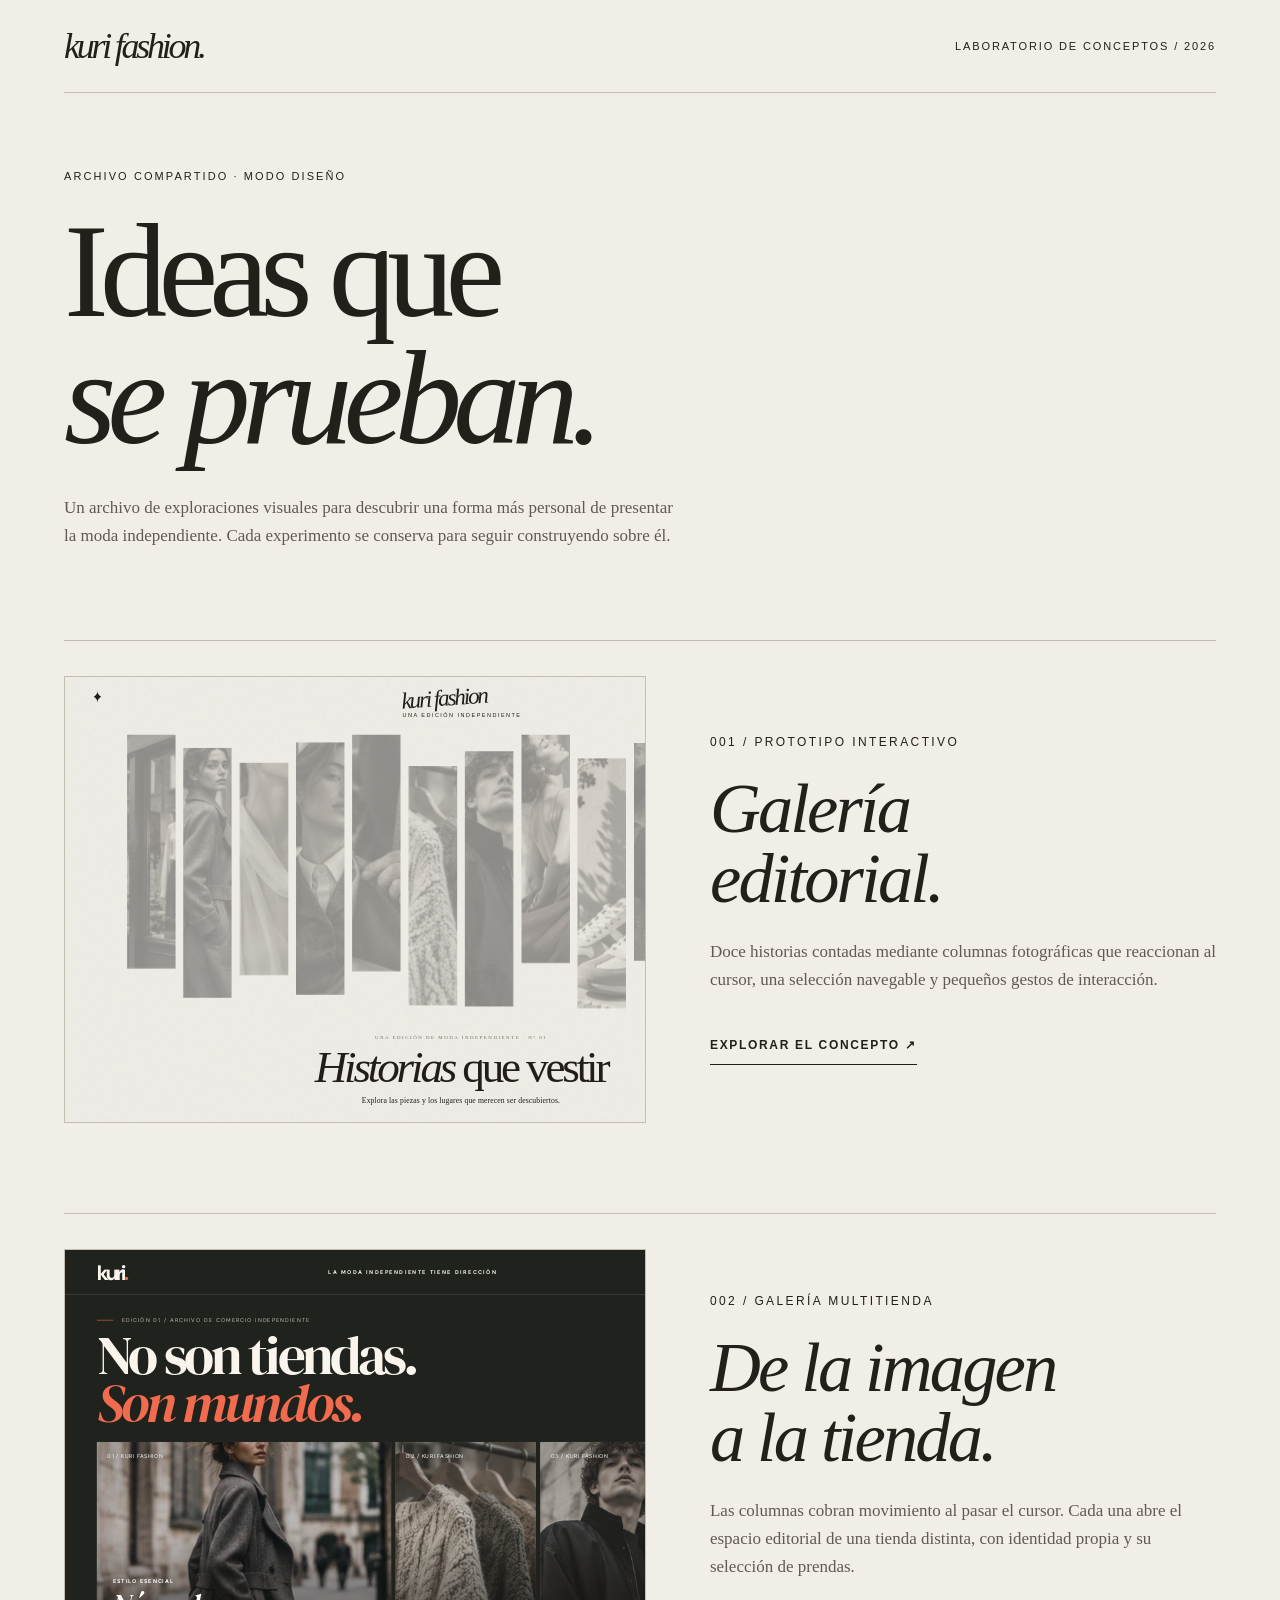
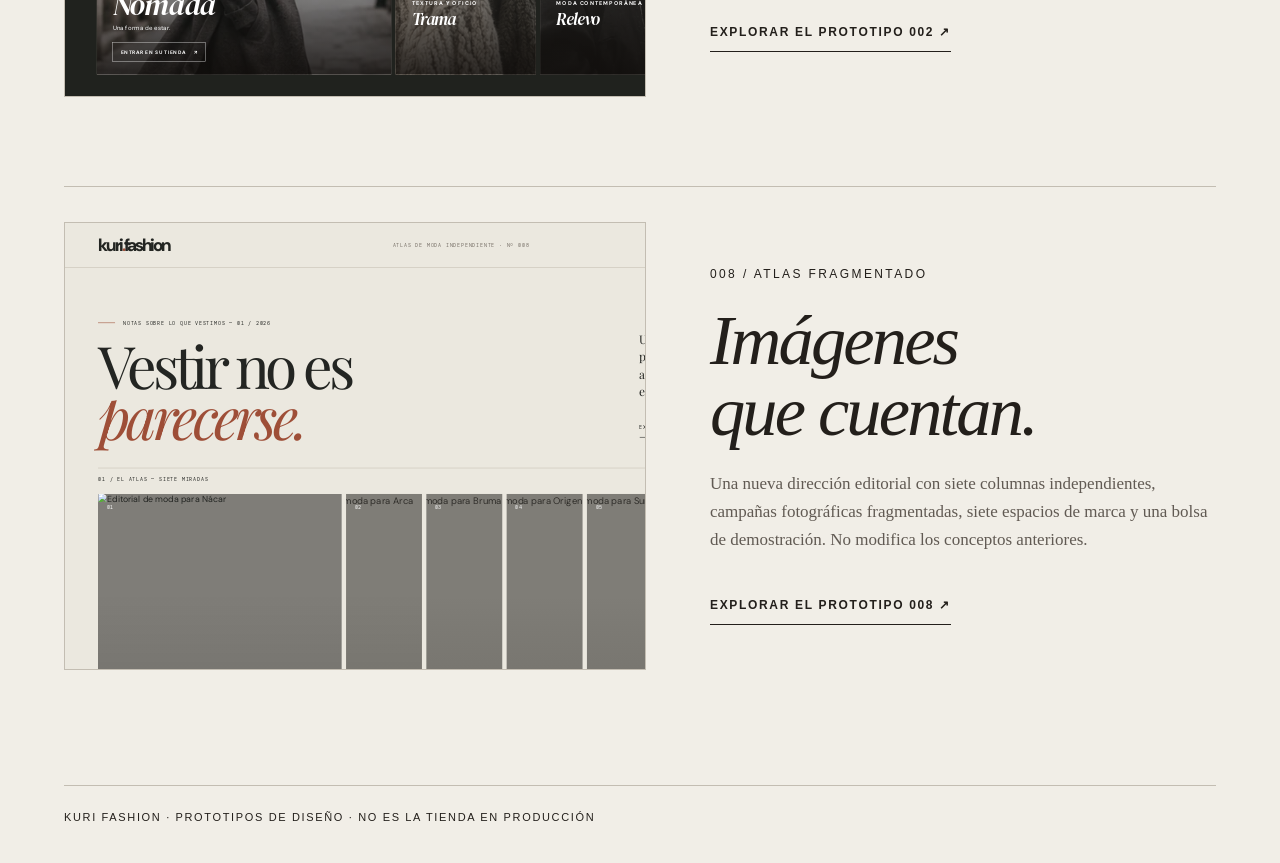
<file: index.html>
<!doctype html>
<html lang="es"><head><meta charset="utf-8"><meta name="viewport" content="width=device-width,initial-scale=1"><meta name="theme-color" content="#f1eee7"><title>Kuri Fashion — Archivo de prototipos</title>
<style>
:root{--paper:#f1eee7;--ink:#231f1b;--line:#c3bdb2}*{box-sizing:border-box}body{margin:0;background:var(--paper);color:var(--ink);font-family:Arial,Helvetica,sans-serif}header{border-bottom:1px solid var(--line);margin:0 5vw;padding:25px 0;display:flex;justify-content:space-between;align-items:center;gap:16px}.logo{font:italic 36px Georgia,serif;letter-spacing:-.09em}.small{font-size:11px;letter-spacing:.17em;text-transform:uppercase}.wrap{max-width:1400px;margin:0 auto;padding:6vw 5vw 9vw}.eyebrow{font-size:11px;letter-spacing:.19em;text-transform:uppercase}h1{font:normal clamp(58px,10.5vw,150px)/.95 Georgia,serif;letter-spacing:-.065em;margin:25px 0 32px}h1 em{font-weight:400}p{font:17px/1.65 Georgia,serif;color:#615a53;max-width:610px}.item{margin-top:7vw;border-top:1px solid var(--line);padding-top:35px;display:grid;grid-template-columns:1.15fr 1fr;gap:5vw;align-items:center}.visual{display:block;position:relative;aspect-ratio:1.3;background:#d2c9bb;overflow:hidden;border:1px solid var(--line)}.visual iframe{width:1440px;height:900px;transform:scale(.55);transform-origin:top left;border:0;pointer-events:none;position:absolute;top:0;left:0}.num{font-size:12px;letter-spacing:.2em}h2{font:italic clamp(40px,5.5vw,82px)/1 Georgia,serif;letter-spacing:-.04em;font-weight:400;margin:24px 0}a{color:inherit}.cta{display:inline-block;text-decoration:none;border-bottom:1px solid var(--ink);padding:12px 0;font-size:12px;font-weight:bold;letter-spacing:.14em;margin-top:15px}footer{margin:0 5vw;padding:25px 0 40px;border-top:1px solid var(--line);font-size:11px;letter-spacing:.15em;text-transform:uppercase}@media(max-width:800px){.item{grid-template-columns:1fr;margin-top:60px}.visual{aspect-ratio:1.4}.visual iframe{transform:scale(.32)}.wrap{padding-top:70px}.small{font-size:9px}}
</style></head><body>
<header><a href="./" class="logo" style="text-decoration:none">kuri fashion.</a><span class="small">Laboratorio de conceptos / 2026</span></header>
<main class="wrap"><div class="eyebrow">Archivo compartido · Modo Diseño</div><h1>Ideas que<br><em>se prueban.</em></h1><p>Un archivo de exploraciones visuales para descubrir una forma más personal de presentar la moda independiente. Cada experimento se conserva para seguir construyendo sobre él.</p>
<section class="item"><a class="visual" href="prototipos/001-galeria-editorial/index.html" aria-label="Abrir prototipo 001"><iframe src="prototipos/001-galeria-editorial/index.html" loading="lazy" tabindex="-1" title="Vista previa no interactiva del prototipo 001" aria-hidden="true"></iframe></a><div><div class="num">001 / PROTOTIPO INTERACTIVO</div><h2>Galería<br>editorial.</h2><p>Doce historias contadas mediante columnas fotográficas que reaccionan al cursor, una selección navegable y pequeños gestos de interacción.</p><a class="cta" href="prototipos/001-galeria-editorial/index.html">EXPLORAR EL CONCEPTO ↗</a></div></section><section class="item"><a class="visual" href="prototipos/002-galeria-multitienda/index.html" aria-label="Abrir prototipo 002"><iframe src="prototipos/002-galeria-multitienda/index.html" loading="lazy" tabindex="-1" title="Vista previa no interactiva del prototipo 002" aria-hidden="true"></iframe></a><div><div class="num">002 / GALERÍA MULTITIENDA</div><h2>De la imagen<br>a la tienda.</h2><p>Las columnas cobran movimiento al pasar el cursor. Cada una abre el espacio editorial de una tienda distinta, con identidad propia y su selección de prendas.</p><a class="cta" href="prototipos/002-galeria-multitienda/index.html">EXPLORAR EL PROTOTIPO 002 ↗</a></div></section><section class="item"><a class="visual" href="prototipos/008-atlas-fragmentado/index.html" aria-label="Abrir prototipo 008"><iframe src="prototipos/008-atlas-fragmentado/index.html" loading="lazy" tabindex="-1" title="Vista previa no interactiva del prototipo 008" aria-hidden="true"></iframe></a><div><div class="num">008 / ATLAS FRAGMENTADO</div><h2>Imágenes<br>que cuentan.</h2><p>Una nueva dirección editorial con siete columnas independientes, campañas fotográficas fragmentadas, siete espacios de marca y una bolsa de demostración. No modifica los conceptos anteriores.</p><a class="cta" href="prototipos/008-atlas-fragmentado/index.html">EXPLORAR EL PROTOTIPO 008 ↗</a></div></section></main>
<footer>Kuri Fashion · Prototipos de diseño · No es la tienda en producción</footer></body></html>
</file>
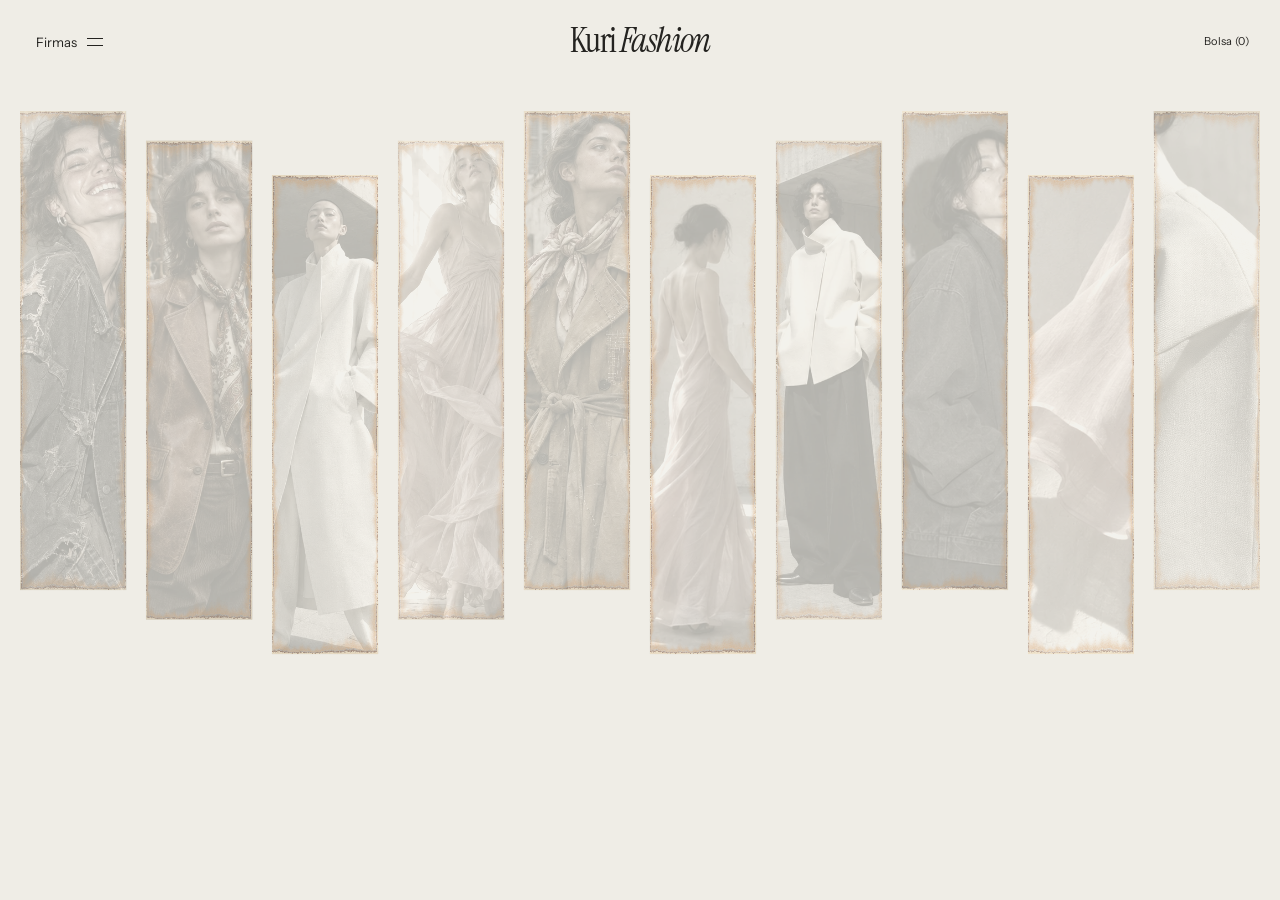
<file: prototipos/005-kuri-fashion-marketplace/index.html>
<!doctype html>
<html lang="es">
<head>
  <meta charset="utf-8">
  <meta name="viewport" content="width=device-width,initial-scale=1">
  <meta name="theme-color" content="#f5f2eb">
  <title>Kuri Fashion — Tiendas independientes</title>
  <link rel="preconnect" href="https://fonts.googleapis.com">
  <link rel="preconnect" href="https://fonts.gstatic.com" crossorigin>
  <link href="https://fonts.googleapis.com/css2?family=Barlow+Condensed:wght@500;600&family=Instrument+Sans:wght@400;500;600&family=Instrument+Serif:ital@0;1&display=swap" rel="stylesheet">
  <link rel="stylesheet" href="styles.css">
  <link rel="stylesheet" href="edition.css">
  <script src="app.js" defer></script>
</head>
<body>
  <header class="site-header">
    <a class="brand" href="#/" aria-label="Kuri Fashion, volver a la portada">Kuri <span>Fashion</span></a>
    <button id="open-index" aria-haspopup="dialog" aria-controls="brand-index">Firmas <i aria-hidden="true"></i></button>
    <nav aria-label="Navegación principal">
      <a href="#/" class="nav-home">Tiendas</a>
      <a href="#/categorias" class="nav-home">Categorías</a>
    </nav>
    <a class="edition cart-nav" href="#/carrito">Bolsa (<span class="cart-count">0</span>)</a>
  </header>
  <dialog id="brand-index" aria-labelledby="index-title">
    <div class="index-heading"><h2 id="index-title">Índice de firmas</h2><form method="dialog"><button autofocus aria-label="Cerrar índice">Cerrar ×</button></form></div>
    <nav id="brand-links" aria-label="Firmas"></nav>
    <a class="index-categories" href="#/categorias">Ver por categoría →</a>
  </dialog>
  <main id="app"></main>
  <footer class="site-footer"><span>Kuri Fashion</span><span>Moda independiente, vista de cerca.</span><span>2026</span></footer>
</body>
</html>
</file>
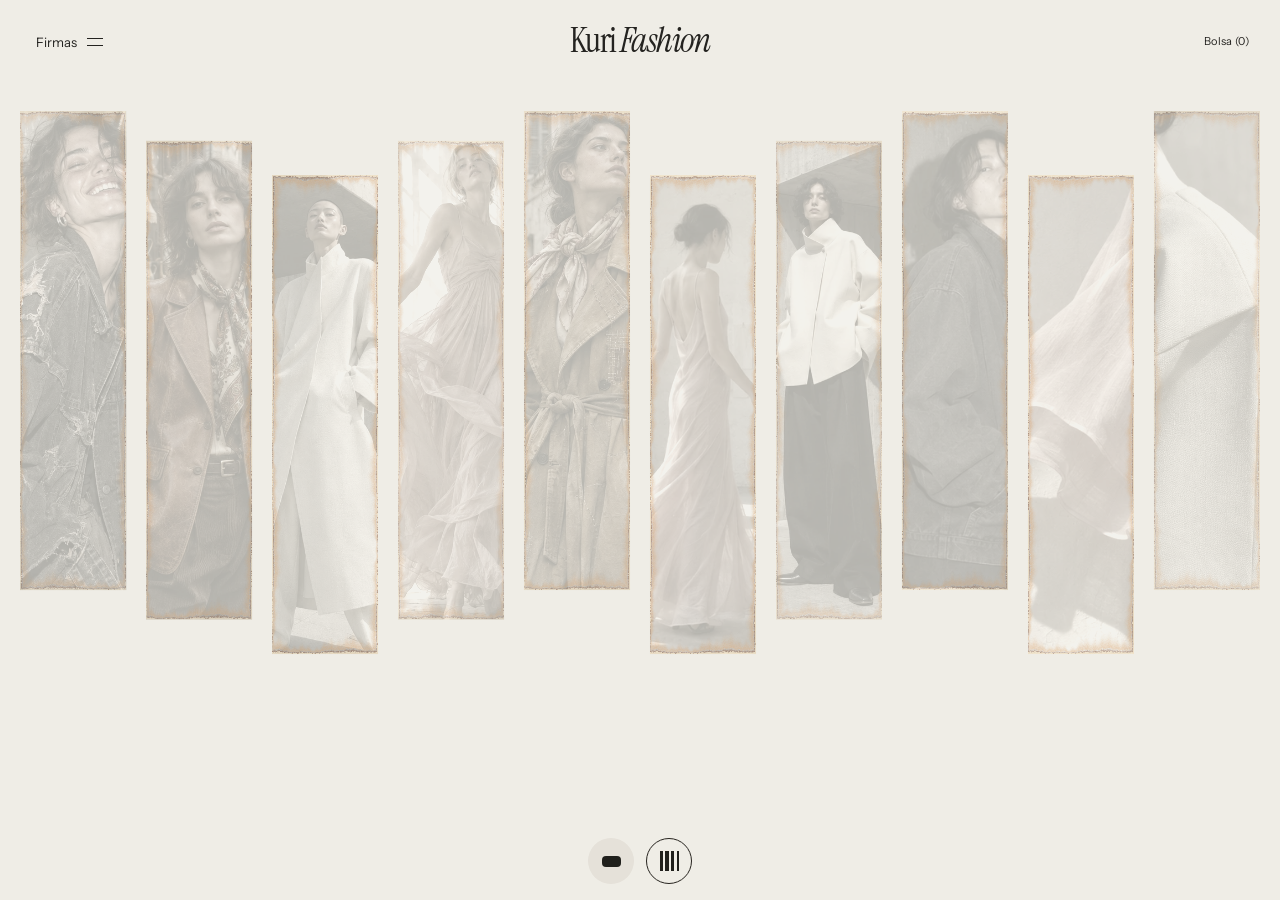
<file: prototipos/006-kuri-fashion-marketplace/index.html>
<!doctype html>
<html lang="es">
<head>
  <meta charset="utf-8">
  <meta name="viewport" content="width=device-width,initial-scale=1">
  <meta name="theme-color" content="#f5f2eb">
  <title>Kuri Fashion — Tiendas independientes</title>
  <link rel="preconnect" href="https://fonts.googleapis.com">
  <link rel="preconnect" href="https://fonts.gstatic.com" crossorigin>
  <link href="https://fonts.googleapis.com/css2?family=Barlow+Condensed:wght@500;600&family=Instrument+Sans:wght@400;500;600&family=Instrument+Serif:ital@0;1&display=swap" rel="stylesheet">
  <link rel="stylesheet" href="styles.css">
  <link rel="stylesheet" href="edition.css">
  <link rel="stylesheet" href="iteration.css">
  <script src="app.js" defer></script>
</head>
<body>
  <header class="site-header">
    <a class="brand" href="#/" aria-label="Kuri Fashion, volver a la portada">Kuri <span>Fashion</span></a>
    <button id="open-index" aria-haspopup="dialog" aria-controls="brand-index">Firmas <i aria-hidden="true"></i></button>
    <nav aria-label="Navegación principal">
      <a href="#/" class="nav-home">Tiendas</a>
      <a href="#/categorias" class="nav-home">Categorías</a>
    </nav>
    <a class="edition cart-nav" href="#/carrito">Bolsa (<span class="cart-count">0</span>)</a>
  </header>
  <dialog id="brand-index" aria-labelledby="index-title">
    <div class="index-heading"><h2 id="index-title">Índice de firmas</h2><form method="dialog"><button autofocus aria-label="Cerrar índice">Cerrar ×</button></form></div>
    <nav id="brand-links" aria-label="Firmas"></nav>
    <a class="index-categories" href="#/categorias">Ver por categoría →</a>
  </dialog>
  <main id="app"></main>
  <footer class="site-footer"><span>Kuri Fashion</span><span>Moda independiente, vista de cerca.</span><span>2026</span></footer>
</body>
</html>
</file>
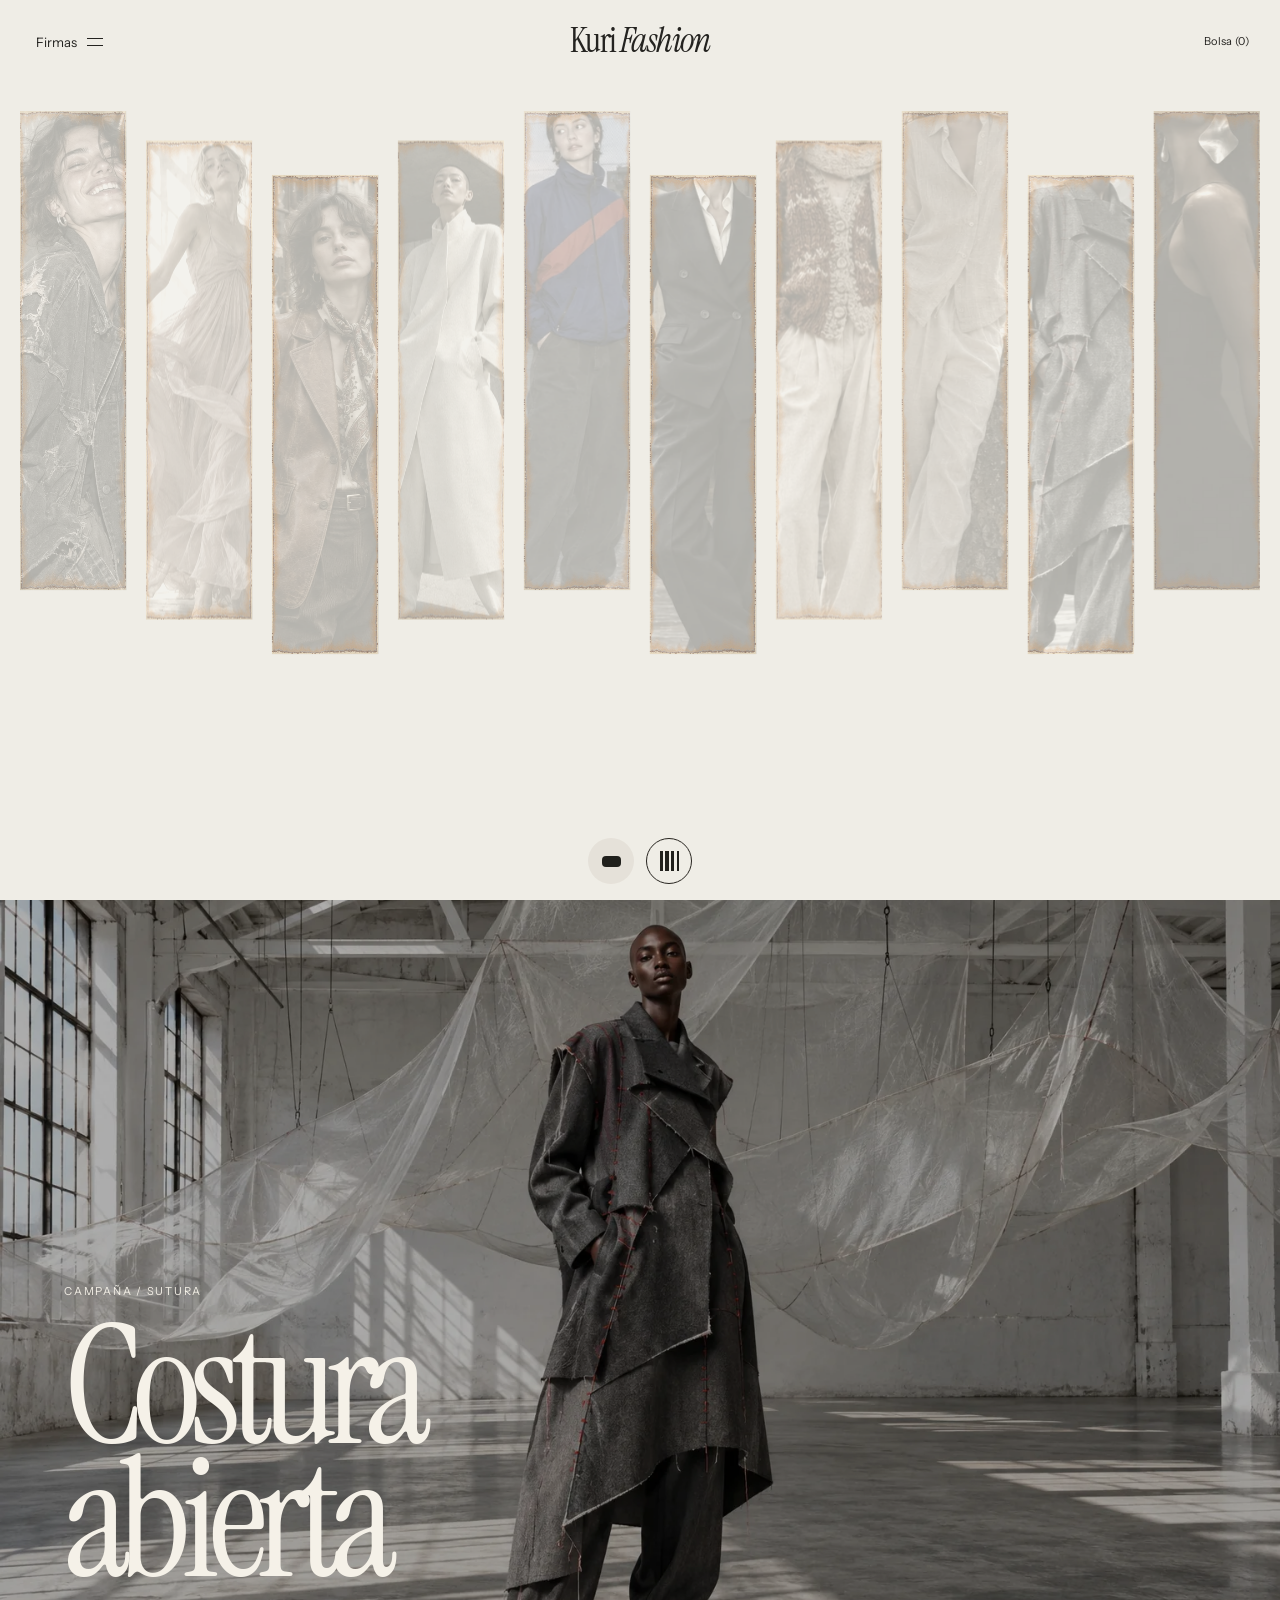
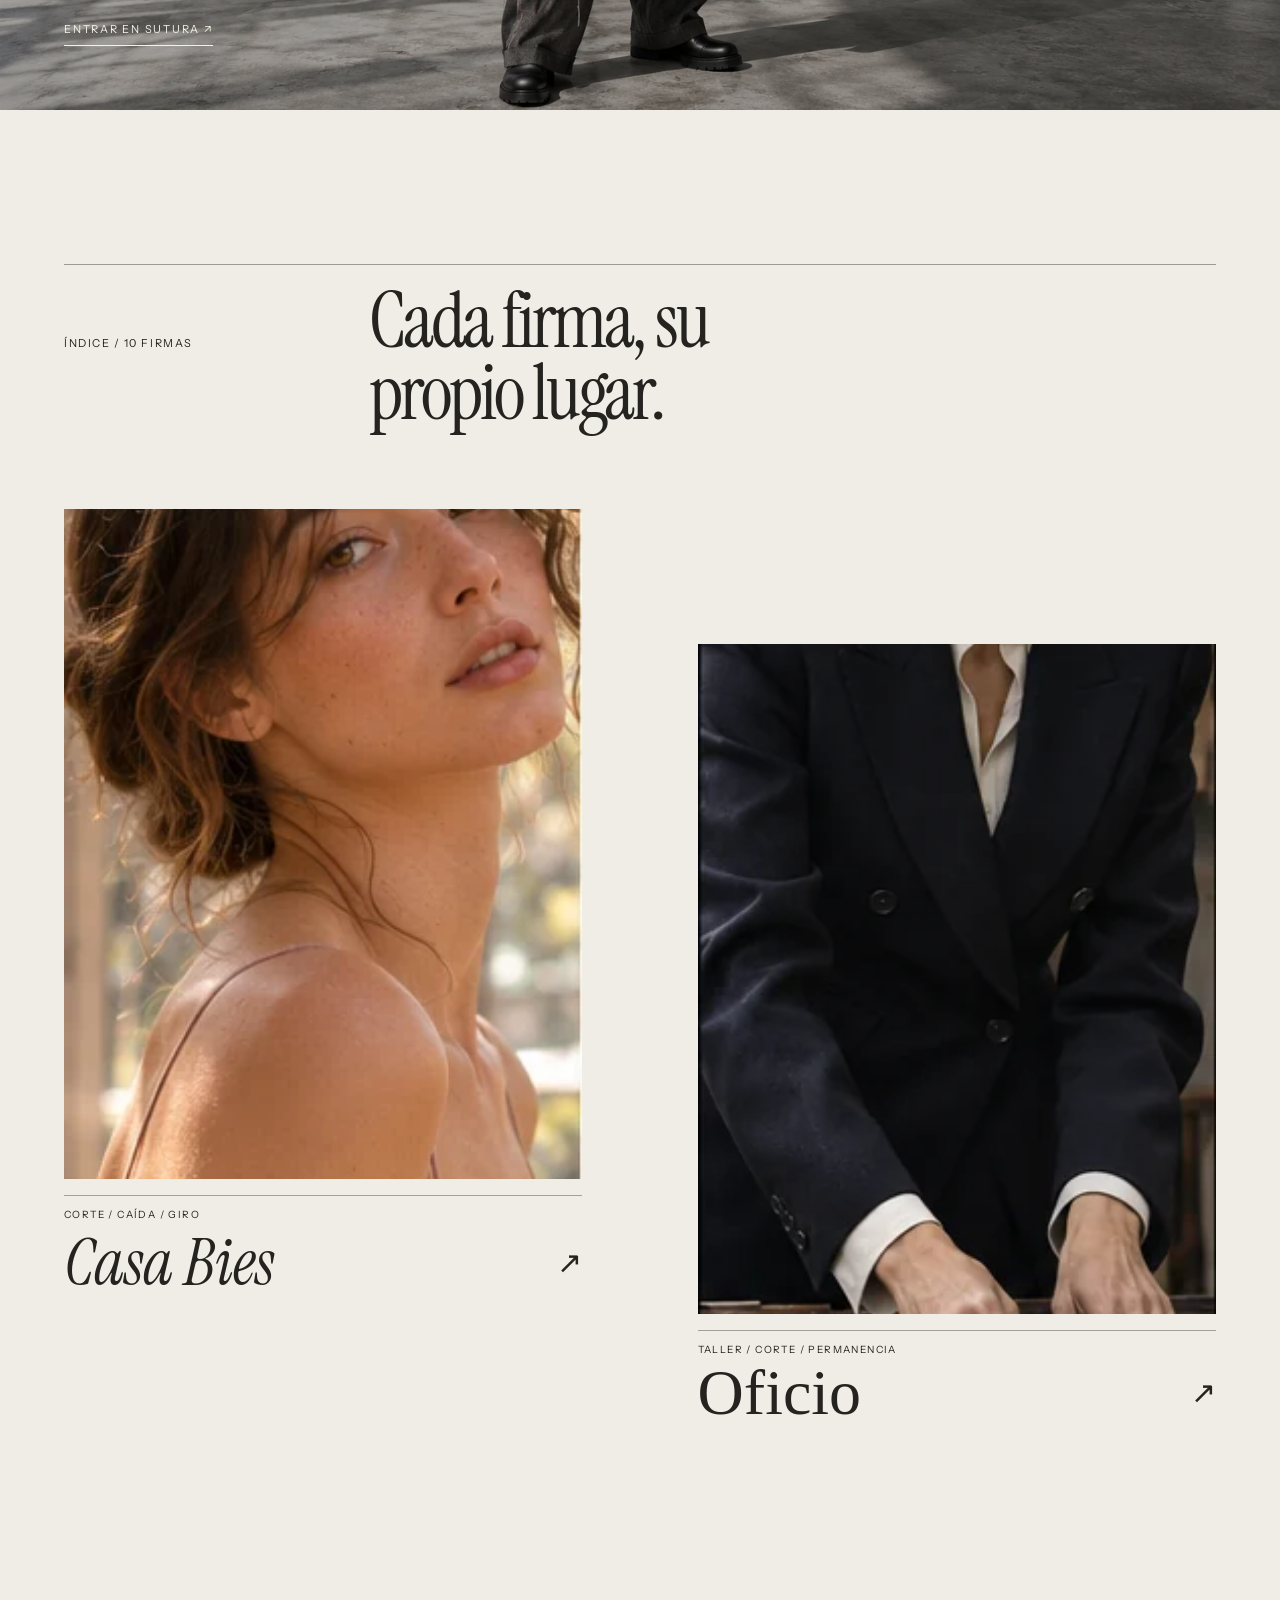
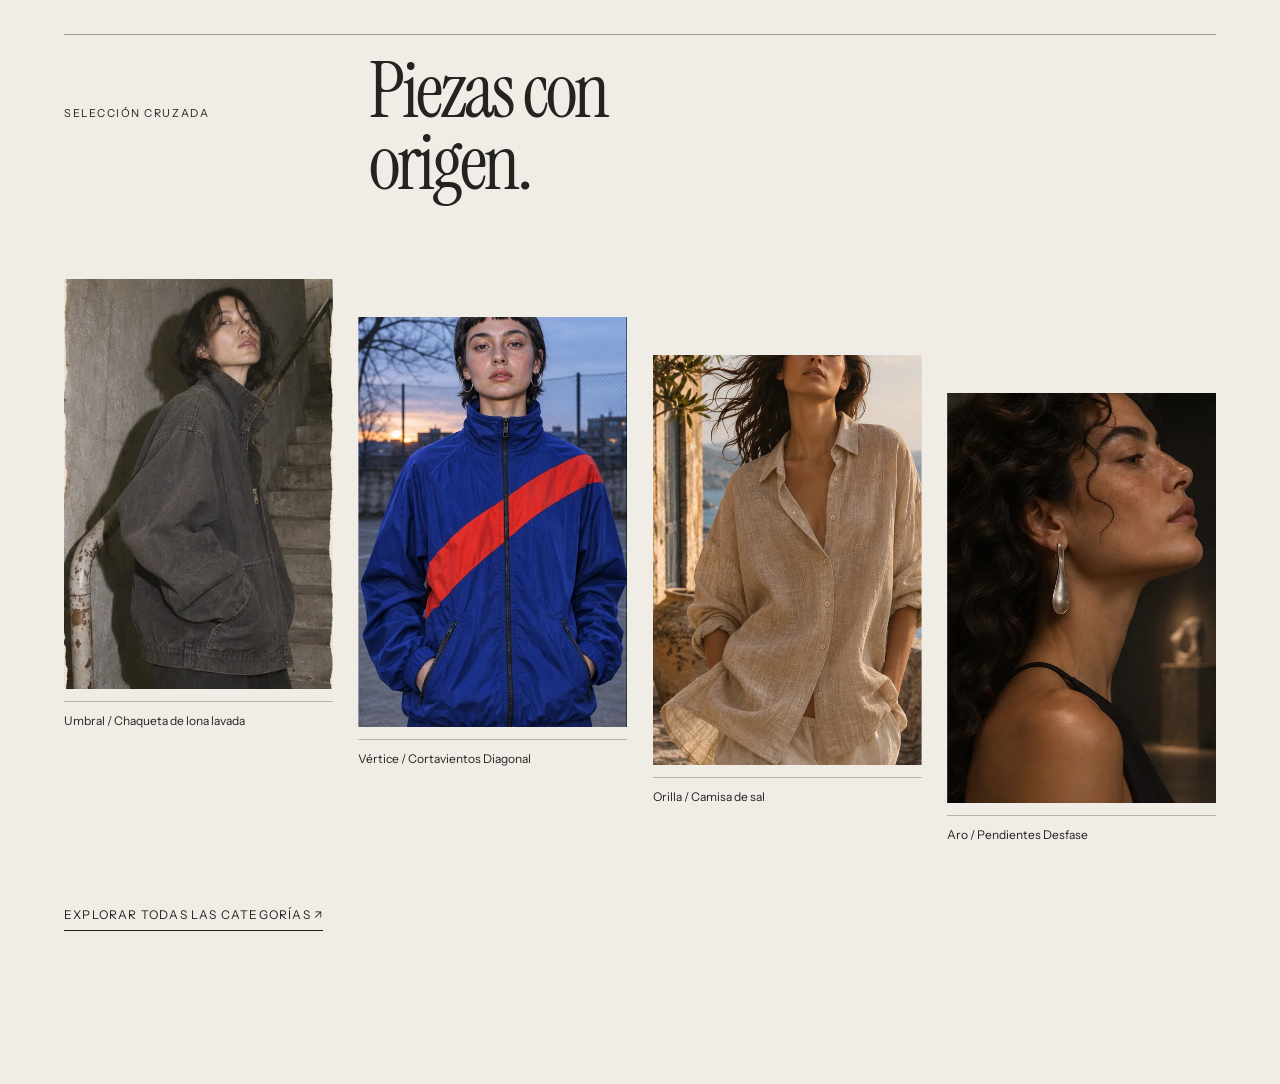
<file: prototipos/007-kuri-fashion-marketplace/index.html>
<!doctype html>
<html lang="es">
<head>
  <meta charset="utf-8">
  <meta name="viewport" content="width=device-width,initial-scale=1">
  <meta name="theme-color" content="#f5f2eb">
  <title>Kuri Fashion — Tiendas independientes</title>
  <link rel="preconnect" href="https://fonts.googleapis.com">
  <link rel="preconnect" href="https://fonts.gstatic.com" crossorigin>
  <link href="https://fonts.googleapis.com/css2?family=Barlow+Condensed:wght@500;600&family=Instrument+Sans:wght@400;500;600&family=Instrument+Serif:ital@0;1&display=swap" rel="stylesheet">
  <link rel="stylesheet" href="styles.css">
  <link rel="stylesheet" href="edition.css">
  <link rel="stylesheet" href="iteration.css">
  <link rel="stylesheet" href="seven.css">
  <script src="data.js" defer></script>
  <script src="app.js" defer></script>
</head>
<body>
  <header class="site-header">
    <a class="brand" href="#/" aria-label="Kuri Fashion, volver a la portada">Kuri <span>Fashion</span></a>
    <button id="open-index" aria-haspopup="dialog" aria-controls="brand-index">Firmas <i aria-hidden="true"></i></button>
    <nav aria-label="Navegación principal">
      <a href="#/" class="nav-home">Tiendas</a>
      <a href="#/categorias" class="nav-home">Categorías</a>
    </nav>
    <a class="edition cart-nav" href="#/carrito">Bolsa (<span class="cart-count">0</span>)</a>
  </header>
  <dialog id="brand-index" aria-labelledby="index-title">
    <div class="index-heading"><h2 id="index-title">Índice de firmas</h2><form method="dialog"><button autofocus aria-label="Cerrar índice">Cerrar ×</button></form></div>
    <nav id="brand-links" aria-label="Firmas"></nav>
    <a class="index-categories" href="#/categorias">Ver por categoría →</a>
  </dialog>
  <main id="app"></main>
  <footer class="site-footer"><span>Kuri Fashion</span><span>Moda independiente, vista de cerca.</span><span>2026</span></footer>
</body>
</html>
</file>
<file: prototipos/005-kuri-fashion-marketplace/styles.css>
:root{--paper:#f5f2eb;--ink:#242320;--line:#c8c2b8;font-family:"Instrument Sans",sans-serif;color:var(--ink);background:var(--paper)}*{box-sizing:border-box}html{scroll-behavior:smooth}body{margin:0;min-width:320px}a{color:inherit;text-decoration:none}a:focus-visible{outline:2px solid #8f5544;outline-offset:5px}img{display:block;width:100%;height:100%;object-fit:cover}.site-header{height:94px;padding:0 clamp(22px,5.7vw,86px);display:grid;grid-template-columns:1fr 1fr 1fr;align-items:center;position:relative;z-index:3}.brand{font-family:"Instrument Serif",serif;font-size:31px;letter-spacing:-.04em;white-space:nowrap}.brand span{font-style:italic}.site-header nav{display:flex;justify-content:center;gap:28px;align-items:baseline}.nav-home{font-size:12px;font-weight:600;text-transform:uppercase;letter-spacing:.16em}.header-note,.edition{font-size:11px;letter-spacing:.03em;color:#827f78}.edition{text-align:right}.site-footer{min-height:72px;margin:0 clamp(22px,5.7vw,86px);border-top:1px solid var(--line);display:flex;align-items:center;justify-content:space-between;font-size:11px;color:#8a867d}.home{min-height:calc(100svh - 166px);padding:24px clamp(22px,5.7vw,86px) 30px}.home-top,.home-bottom{display:flex;justify-content:space-between;align-items:center;font-size:10px;letter-spacing:.16em;text-transform:uppercase}.home-top p,.home-bottom p{margin:0}.home h1{font-family:"Instrument Serif",serif;font-weight:400;text-align:center;font-size:clamp(38px,5.3vw,72px);letter-spacing:-.035em;margin:19px 0 31px}.home h1 em{font-weight:400}.gallery{display:flex;justify-content:center;gap:clamp(34px,5vw,80px);height:480px;align-items:flex-start;max-width:1120px;margin:auto}.store-card{display:block;width:clamp(310px,36vw,495px);flex:1 1 0;min-width:0;cursor:pointer}.diptych{height:378px;display:flex;align-items:flex-start;gap:8px;justify-content:center}.photo{display:block;position:relative;overflow:hidden;transition:width .38s cubic-bezier(.2,.75,.2,1),filter .38s ease,transform .38s ease;filter:saturate(.65) contrast(.94)}.photo img{object-position:center}.look{width:48%;height:348px;margin-top:0}.detail{width:30%;height:307px;margin-top:45px}.store-card.bies .look{margin-top:38px;height:340px}.store-card.bies .detail{margin-top:5px;height:312px}.store-card:hover .look,.store-card:focus-visible .look{width:60%;filter:saturate(1) contrast(1.02)}.store-card:hover .detail,.store-card:focus-visible .detail{width:34%;filter:saturate(1) contrast(1)}.store-card:hover .photo,.store-card:focus-visible .photo{transform:translateY(-5px)}.photo video{position:absolute;inset:0;width:100%;height:100%;object-fit:cover;opacity:0;transition:opacity .35s}.store-card.playing video{opacity:1}.store-caption{display:block;width:80%;margin:15px auto 0}.store-number,.store-kind{display:block;font-size:10px;letter-spacing:.12em;text-transform:uppercase;color:#89857c}.store-name{display:flex;align-items:baseline;justify-content:space-between;font-family:"Instrument Serif",serif;font-size:40px;line-height:1.1;margin:4px 0}.arrow{font-family:"Instrument Sans",sans-serif;font-size:23px;font-weight:400;opacity:.5;transition:transform .3s,opacity .3s}.store-card:hover .arrow{transform:translate(4px,-4px);opacity:1}.home-bottom{margin:35px auto 0;max-width:1120px;color:#827f78}.mobile-enter{display:none}.store-page{padding:22px clamp(22px,5.7vw,86px) 90px}.store-top{display:flex;justify-content:space-between;border-top:1px solid var(--line);padding-top:17px;font-size:11px;letter-spacing:.11em;text-transform:uppercase}.back-link:hover,.collection-link:hover{text-decoration:underline;text-underline-offset:5px}.store-hero{max-width:1220px;margin:42px auto 110px;display:grid;grid-template-columns:minmax(0,1.1fr) minmax(330px,.88fr) minmax(0,.48fr);gap:clamp(25px,3.5vw,58px);align-items:center;min-height:600px}.hero-image{height:600px;overflow:hidden}.hero-image img{object-position:center 35%}.hero-copy{padding:30px 0}.eyebrow,.collection-heading>p,.collection-heading>span{font-size:11px;text-transform:uppercase;letter-spacing:.15em}.hero-copy h1{font-family:"Instrument Serif",serif;font-size:clamp(72px,9vw,132px);font-weight:400;line-height:.89;letter-spacing:-.06em;margin:30px 0 36px}.hero-copy h1:focus{outline:none}.intro{font-family:"Instrument Serif",serif;font-size:clamp(29px,3vw,43px);line-height:1.08;margin:0}.hero-rule{height:1px;background:var(--line);margin:37px 0 21px}.store-note{font-size:13px;line-height:1.6;max-width:320px}.collection-link{display:inline-block;margin-top:32px;font-size:11px;text-transform:uppercase;letter-spacing:.13em}.collection-link span{padding-left:22px}.hero-detail{height:310px;align-self:end;margin-bottom:50px;overflow:hidden}.collection{max-width:1220px;margin:auto}.collection-heading{display:flex;align-items:baseline;gap:35px;border-top:1px solid var(--line);padding:18px 0 32px}.collection-heading h2{font-family:"Instrument Serif",serif;font-size:48px;font-weight:400;margin:0;flex:1}.products{display:grid;grid-template-columns:repeat(3,minmax(0,1fr));gap:24px}.product-image{height:360px;background:#e6e0d6;overflow:hidden}.product-image img{transition:transform .4s}.product:hover img{transform:scale(1.025)}.product-2{padding-top:65px}.product-3{padding-top:22px}.product-meta{border-top:1px solid var(--line);margin-top:14px;padding-top:12px;display:flex;justify-content:space-between;gap:12px;font-size:12px}.product-meta h3{font-size:13px;font-weight:500;margin:0 0 5px}.product-meta p{font-size:11px;color:#77736d;margin:0}.product-meta>span{white-space:nowrap}.store-page.umbral{--paper:#eeece6;--ink:#292723;--line:#a7a29a}.store-page.umbral .hero-image img{filter:contrast(1.08)}.store-page.umbral .hero-copy h1{font-style:italic}.store-page.bies{--paper:#f7f2eb;--ink:#3e3330;--line:#d7c9c0}.store-page.bies .hero-detail{margin-bottom:110px;height:260px}.store-page.bies .hero-copy{align-self:end;padding-bottom:70px}.store-page.bies .product-2{padding-top:100px}body[data-page=umbral]{background:#eeece6;color:#292723}body[data-page=bies]{background:#f7f2eb;color:#3e3330}
@media(max-width:700px){.site-header{height:80px;padding:0 22px;grid-template-columns:1fr auto}.brand{font-size:27px}.site-header nav{justify-content:flex-end}.header-note,.edition{display:none}.home{padding:17px 0 35px;min-height:calc(100svh - 145px)}.home-top{padding:0 22px}.home-top p:last-child{display:none}.home h1{text-align:left;margin:39px 22px 46px;font-size:46px;line-height:.98;max-width:340px}.gallery{height:auto;justify-content:flex-start;overflow-x:auto;scroll-snap-type:x mandatory;scroll-padding-left:22px;gap:18px;padding:0 22px 15px;scrollbar-width:none}.gallery::-webkit-scrollbar{display:none}.store-card{min-width:76vw;max-width:76vw;scroll-snap-align:start}.diptych{height:390px;justify-content:flex-start}.look{width:62%;height:360px}.detail{width:33%;height:294px;margin-top:65px}.store-card.bies .look{margin-top:28px;height:332px}.store-card.bies .detail{margin-top:0;height:292px}.store-card:hover .look,.store-card:focus-visible .look{width:62%}.store-card:hover .detail,.store-card:focus-visible .detail{width:33%}.store-caption{width:100%;margin-top:12px}.store-name{font-size:37px}.store-kind{font-size:9px}.mobile-enter{display:flex;justify-content:space-between;border-top:1px solid var(--line);margin-top:19px;padding-top:13px;font-size:10px;text-transform:uppercase;letter-spacing:.1em}.home-bottom{padding:0 22px;margin-top:45px}.home-bottom p{display:none}.site-footer{margin:0 22px}.site-footer span:nth-child(2){display:none}.store-page{padding:15px 22px 65px}.store-top{font-size:9px}.store-hero{display:grid;grid-template-columns:1fr 1fr;gap:16px;margin:35px auto 80px;min-height:0}.hero-image{height:430px;grid-column:1/3;width:72%}.hero-copy{grid-column:1/3;grid-row:2;padding:10px 0 0}.hero-copy h1{font-size:80px;margin:19px 0 26px}.intro{font-size:34px;max-width:320px}.hero-detail{grid-column:2;grid-row:1;width:100%;height:225px;align-self:end;margin:0 0 -15px -10px}.store-page.bies .hero-detail{height:225px;margin:0 0 -15px -10px}.store-page.bies .hero-copy{padding:10px 0 0}.collection-heading{display:block}.collection-heading h2{font-size:42px;margin:9px 0}.products{grid-template-columns:1fr 1fr;gap:18px}.product-image{height:260px}.product-2,.product-3,.store-page.bies .product-2{padding-top:0}.product-3{grid-column:1/3;width:70%;margin-top:20px}.product-meta{font-size:11px;display:block}.product-meta>span{display:block;margin-top:7px}}
@media(max-width:360px){.home h1{font-size:41px}.diptych{height:340px}.look{height:310px}.detail{height:270px}.store-card.bies .look{height:290px}.store-card.bies .detail{height:260px}.hero-image{height:380px}.hero-copy h1{font-size:68px}}
@media(prefers-reduced-motion:reduce){*,*::before,*::after{scroll-behavior:auto!important;transition:none!important;animation:none!important}.photo video{display:none}}

.collection-link{border:0;padding:0;background:transparent;color:inherit;font:inherit;cursor:pointer}
.collection-link:focus-visible{outline:2px solid #8f5544;outline-offset:6px}
.store-page.umbral .store-hero{position:relative;grid-template-columns:minmax(0,1.18fr) minmax(0,.9fr);column-gap:clamp(65px,8vw,135px)}
.store-page.umbral .hero-image{grid-column:1;grid-row:1;height:660px}
.store-page.umbral .hero-image img{object-position:52% 42%;filter:contrast(1.12) saturate(.78)}
.store-page.umbral .hero-copy{grid-column:2;grid-row:1;align-self:center;position:relative;z-index:1}
.store-page.umbral .hero-copy h1{font-family:"Barlow Condensed",sans-serif;font-size:clamp(92px,11vw,160px);font-weight:600;font-style:normal;letter-spacing:-.055em;text-transform:uppercase;line-height:.78}
.store-page.umbral .hero-detail{position:absolute;width:24%;height:315px;left:31%;bottom:-64px;margin:0;border:9px solid #eeece6;box-sizing:content-box}
.store-page.umbral .intro{max-width:360px}
.store-page.umbral .products{gap:10px}
.store-page.umbral .product-image{height:420px}
.store-page.umbral .product-2{padding-top:35px}
.store-page.umbral .product-3{padding-top:0}
.store-page.umbral .collection-heading h2{font-family:"Barlow Condensed",sans-serif;text-transform:uppercase;font-weight:500;letter-spacing:-.02em}
.store-page.bies .store-hero{grid-template-columns:minmax(0,.82fr) minmax(0,.45fr) minmax(0,1.2fr);gap:clamp(24px,3vw,48px)}
.store-page.bies .hero-copy{grid-column:1;grid-row:1;align-self:center;padding-bottom:0}
.store-page.bies .hero-copy h1{font-size:clamp(78px,8.5vw,125px);font-style:italic}
.store-page.bies .hero-detail{grid-column:2;grid-row:1;align-self:end;margin:0 0 45px;height:260px}
.store-page.bies .hero-image{grid-column:3;grid-row:1;height:650px}
.store-page.bies .hero-image img{object-position:50% 60%}
.store-page.bies .products{grid-template-columns:1fr 1fr;gap:clamp(35px,6vw,90px)}
.store-page.bies .product-image{height:490px}
.store-page.bies .product-2{padding-top:110px}
.store-page.bies .product-3{grid-column:1;max-width:70%;padding-top:0}
.store-page.bies .product-3 .product-image{height:340px}
.store-page.bies .product-meta{margin-top:19px}
@media(max-width:700px){
 .store-page.umbral .store-hero,.store-page.bies .store-hero{display:grid;grid-template-columns:1fr 1fr;gap:16px;margin:35px auto 85px}
 .store-page.umbral .hero-image{grid-column:1/3;grid-row:1;width:80%;height:455px}
 .store-page.umbral .hero-detail{grid-column:2;grid-row:1;position:relative;left:auto;bottom:auto;width:100%;height:210px;align-self:end;margin:0 0 -20px -15px;border:6px solid #eeece6}
 .store-page.umbral .hero-copy{grid-column:1/3;grid-row:2;padding:25px 0 0}
 .store-page.umbral .hero-copy h1{font-size:clamp(78px,23vw,116px);margin:22px 0 30px}
 .store-page.bies .hero-image{grid-column:1/3;grid-row:1;width:78%;height:455px;justify-self:end}
 .store-page.bies .hero-detail{grid-column:1;grid-row:1;width:100%;height:205px;align-self:end;margin:0 -14px -18px 0;z-index:1}
 .store-page.bies .hero-copy{grid-column:1/3;grid-row:2;padding:30px 0 0}
 .store-page.bies .hero-copy h1{font-size:clamp(70px,20vw,100px);margin:18px 0 27px}
 .store-page.umbral .products{gap:10px}
 .store-page.umbral .product-image,.store-page.bies .product-image{height:250px}
 .store-page.bies .products{gap:18px}
 .store-page.umbral .product-2,.store-page.bies .product-2{padding-top:0}
 .store-page.umbral .product-3,.store-page.bies .product-3{grid-column:1/3;width:70%;max-width:none;margin-top:22px}
 .store-page.bies .product-3 .product-image{height:270px}
}

/* 004 home: ten narrow strips, with the same desktop geometry measured at 1440 × 900. */
body[data-page=home] .site-header{position:absolute;inset:0 0 auto;z-index:5;height:80px;display:flex;justify-content:center;padding:0 30px}
body[data-page=home] .site-header .brand{font-size:35px}
body[data-page=home] .site-header nav{position:absolute;left:31px;top:34px;display:flex;gap:20px}
body[data-page=home] .site-header .edition{position:absolute;right:31px;top:34px;font-size:11px;color:var(--ink)}
body[data-page=home] .site-footer{display:none}
.home-004{position:relative;height:100svh;min-height:760px;padding:0;overflow:hidden}
.gallery-004{position:absolute;left:50%;top:111px;width:1260px;height:552px;transform:translateX(-50%) scale(var(--gallery-scale,1));transform-origin:top center}
.gallery-strip{display:block;position:absolute;width:108px;height:487px;overflow:hidden;cursor:pointer;transition:left .4s cubic-bezier(.2,.75,.2,1),width .4s cubic-bezier(.2,.75,.2,1)}
.gallery-strip.active{width:216px;z-index:2}
.gallery-strip img,.gallery-strip video{position:absolute;left:50%;top:0;width:216px;height:487px;max-width:none;object-fit:cover;transform:translateX(-50%);transition:opacity .36s ease,filter .36s ease}
.gallery-strip img{opacity:.27;filter:saturate(.36) brightness(1.25)}
.gallery-strip.active img{opacity:1;filter:none}
.gallery-strip video{opacity:0}
.gallery-strip.playing video{opacity:1}
.home-label{position:absolute;left:0;right:0;top:690px;text-align:center;min-height:120px;pointer-events:none}
.home-label>*{opacity:0;transform:translateY(8px);transition:opacity .35s,transform .35s}
.home-label.visible>*{opacity:1;transform:translateY(0)}
.home-label .home-eyebrow{display:block;font-size:11px;letter-spacing:.16em;text-transform:uppercase}
.home-label h1{font:400 66px/.95 "Instrument Serif",serif;letter-spacing:-.04em;margin:10px 0}
.home-label p{font-family:"Instrument Serif",serif;font-size:16px;letter-spacing:.03em;margin:0}
.home-bottom-004{position:absolute;bottom:32px;left:32px;right:32px;display:flex;justify-content:space-between;font-size:11px;letter-spacing:.13em;text-transform:uppercase}
.home-bottom-004 a:hover{text-decoration:underline;text-underline-offset:5px}
@media(max-width:700px){
 body[data-page=home] .site-header{height:110px;padding:0 20px;align-items:flex-start}
 body[data-page=home] .site-header .brand{font-size:32px;margin-top:20px}
 body[data-page=home] .site-header nav{left:20px;top:82px;gap:16px}
 body[data-page=home] .site-header .edition{right:20px;top:82px}
 .home-004{height:100svh;min-height:690px}
 .gallery-004{left:0;top:138px;width:100%;height:370px;display:flex;gap:8px;overflow-x:auto;overflow-y:hidden;padding:0 calc(50vw - 79.5px);transform:none;scroll-snap-type:x mandatory;scrollbar-width:none}
 .gallery-004::-webkit-scrollbar{display:none}
 .gallery-strip,.gallery-strip.active{position:relative;left:auto!important;top:0!important;width:88px;height:360px;flex:0 0 88px;scroll-snap-align:center}
 .gallery-strip.active{width:159px;flex-basis:159px}
 .gallery-strip:not(.active){margin-top:8px;height:352px}
 .gallery-strip img,.gallery-strip video{width:159px;height:360px}
 .home-label{top:540px;min-height:120px}
 .home-label h1{font-size:58px}
 .home-bottom-004{bottom:22px;left:20px;right:20px;font-size:9px}
 .home-bottom-004 span{display:none}
}
@media(prefers-reduced-motion:reduce){.gallery-strip,.gallery-strip img,.gallery-strip video,.home-label>*{transition:none}}
@media(max-width:360px){.store-page.umbral .hero-image,.store-page.bies .hero-image{height:390px}}

/* The four shops share the gallery; each keeps its own photographic rhythm. */
@media(min-width:701px){
 .gallery{max-width:1300px;gap:clamp(15px,2vw,32px)}
 .gallery .store-card{width:calc((100% - 90px)/4)}
 .gallery .store-caption{width:95%}
 .gallery .store-name{font-size:36px}
 .gallery .look{width:53%}
 .gallery .detail{width:36%}
 .gallery .store-card:hover .look{width:84%}
 .gallery .store-card:hover .detail{width:35%}
}
.store-card.relevo .look{margin-top:25px;height:335px}
.store-card.relevo .detail{margin-top:0;height:314px}
.store-card.plano .look{margin-top:0;height:365px}
.store-card.plano .detail{margin-top:50px;height:290px}
.store-page.relevo{--paper:#f1ede6;--ink:#42372c;--line:#b9a998}
.store-page.relevo .store-hero{grid-template-columns:minmax(0,.45fr) minmax(0,1fr) minmax(0,.82fr)}
.store-page.relevo .hero-detail{grid-column:1;grid-row:1;height:350px;align-self:start;margin:30px 0 0}
.store-page.relevo .hero-image{grid-column:2;grid-row:1;height:590px;margin-top:55px}
.store-page.relevo .hero-copy{grid-column:3;grid-row:1}
.store-page.relevo .hero-copy h1{font-style:italic}
.store-page.relevo .products{grid-template-columns:1.2fr .8fr 1fr;gap:20px}
.store-page.relevo .product-image{filter:sepia(.12)}
.store-page.relevo .product-2{padding-top:105px}
.store-page.plano{--paper:#f1f0ec;--ink:#222421;--line:#b7bbb5}
.store-page.plano .store-hero{grid-template-columns:minmax(0,.9fr) minmax(0,1.05fr);gap:8vw}
.store-page.plano .hero-copy{grid-column:1;grid-row:1;align-self:start;padding-top:85px}
.store-page.plano .hero-copy h1{font-family:"Instrument Sans",sans-serif;font-size:clamp(75px,8vw,120px);font-weight:500;letter-spacing:-.08em}
.store-page.plano .hero-image{grid-column:2;grid-row:1;height:665px}
.store-page.plano .hero-detail{grid-column:1;grid-row:1;width:45%;height:240px;align-self:end;justify-self:end;margin:0 0 -45px 0}
.store-page.plano .products{gap:35px}
.store-page.plano .product-image{height:430px}
.store-page.plano .product-2{padding-top:0}
.store-page.plano .product-3{padding-top:65px}
.store-page.plano .collection-heading h2{font-family:"Instrument Sans",sans-serif;font-weight:400;letter-spacing:-.06em}
body[data-page=relevo]{background:#f1ede6;color:#42372c}
body[data-page=plano]{background:#f1f0ec;color:#222421}
.cart-nav{white-space:nowrap}
.listing-page,.product-page,.cart-page{max-width:1280px;margin:auto;padding:45px clamp(22px,5.7vw,86px) 100px}
.page-kicker,.result-count{font-size:11px;letter-spacing:.14em;text-transform:uppercase}
.listing-page h1,.cart-page h1{font:400 clamp(52px,7vw,95px) "Instrument Serif",serif;letter-spacing:-.05em;margin:25px 0}
.listing-page h1 em{font-weight:400}
.listing-intro{max-width:450px;line-height:1.5}
.category-filters{display:flex;flex-wrap:wrap;gap:8px;margin:40px 0}
.category-filter{border:1px solid var(--line);padding:12px 16px;font-size:11px;text-transform:uppercase;letter-spacing:.1em}
.category-filter.selected,.category-filter:hover{background:var(--ink);color:var(--paper)}
.result-count{border-top:1px solid var(--line);padding-top:15px;margin-bottom:25px}
.listing-products{row-gap:45px}
.product-image{display:block}
.product-layout{display:grid;grid-template-columns:minmax(0,1fr) minmax(300px,.78fr);gap:clamp(40px,8vw,130px);margin-top:45px}
.product-main-image{height:min(75vh,750px);overflow:hidden}
.product-info{align-self:center}
.product-info h1{font:400 clamp(55px,6vw,88px)/.95 "Instrument Serif",serif;letter-spacing:-.04em;margin:20px 0}
.product-price{font-size:20px;margin:25px 0 45px}
.product-description{line-height:1.6;max-width:390px;border-top:1px solid var(--line);padding-top:25px}
.product-info label{display:block;margin:35px 0 10px;font-size:11px;text-transform:uppercase;letter-spacing:.13em}
.product-info select{width:100%;padding:13px;background:transparent;border:1px solid var(--line);font:inherit}
.add-to-cart{width:100%;padding:17px;margin-top:18px;background:var(--ink);color:var(--paper);border:0;cursor:pointer;font:inherit}
.demo-note{font-size:11px;color:#77736d;margin-top:18px}
.cart-page{max-width:900px}
.cart-row{display:grid;grid-template-columns:90px 1fr auto;gap:25px;align-items:center;border-top:1px solid var(--line);padding:20px 0}
.cart-row img{width:90px;height:110px}
.cart-row p{font-size:12px;color:#77736d}
.remove-item{padding:0;background:none;border:0;text-decoration:underline;cursor:pointer}
.cart-total{display:flex;justify-content:space-between;border-top:1px solid var(--line);padding:23px 0;margin-top:20px}
@media(max-width:700px){
 .site-header{grid-template-columns:1fr auto auto;gap:15px}
 .site-header nav{gap:12px}
 .site-header .edition{display:block;font-size:10px}
 .site-header .brand{font-size:23px}
 .site-header .nav-home{font-size:9px;letter-spacing:.06em}
 .store-card.relevo .look{height:335px}
 .store-card.plano .look{height:350px}
 .store-page.relevo .store-hero,.store-page.plano .store-hero{display:grid;grid-template-columns:1fr 1fr;gap:16px}
 .store-page.relevo .hero-image{grid-column:1/3;grid-row:1;width:75%;height:420px;margin:15px 0 0}
 .store-page.relevo .hero-detail{grid-column:2;grid-row:1;height:200px;align-self:end;margin:0 0 -15px}
 .store-page.relevo .hero-copy{grid-column:1/3;grid-row:2}
 .store-page.plano .hero-image{grid-column:1/3;grid-row:1;width:72%;height:435px;justify-self:end}
 .store-page.plano .hero-detail{grid-column:1;grid-row:1;width:100%;height:190px;align-self:end;margin:0 0 -15px}
 .store-page.plano .hero-copy{grid-column:1/3;grid-row:2;padding:20px 0}
 .store-page.relevo .products,.store-page.plano .products{grid-template-columns:1fr 1fr;gap:18px}
 .store-page.relevo .product-2,.store-page.plano .product-3{padding-top:0}
 .store-page.relevo .product-3,.store-page.plano .product-3{grid-column:1/3;width:70%}
 .listing-page,.product-page,.cart-page{padding:25px 22px 75px}
 .listing-products{grid-template-columns:1fr 1fr}
 .listing-products .product-image{height:220px}
 .product-layout{grid-template-columns:1fr;gap:25px}
 .product-main-image{height:480px}
 .cart-row{grid-template-columns:65px 1fr auto;gap:12px}
 .cart-row img{width:65px;height:85px}
}
</file>
<file: prototipos/005-kuri-fashion-marketplace/edition.css>
/* The print edge sits on the aperture, above both the poster and the moving frame. */
.gallery-strip::after {
  content: "";
  position: absolute;
  inset: 0;
  pointer-events: none;
  background: url("assets/photographic-edge.png") center / 100% 100%;
  opacity: .76;
}
.gallery-strip:nth-child(3n)::after { transform: rotate(180deg); opacity: .94; }
.gallery-strip:nth-child(3n + 1)::after { transform: scaleX(-1); opacity: .64; }
body[data-page=home] { background: #efede6; }
body[data-page=home] .site-header nav { display: none; }
#open-index { display: none; }
body[data-page=home] #open-index {
  display: flex; align-items: center; gap: 10px; position: absolute; left: 28px; top: 26px;
  background: none; border: 0; padding: 8px; color: inherit; cursor: pointer; font: 13px "Instrument Sans",sans-serif;
}
#open-index i { width: 16px; height: 8px; border-block: 1px solid currentColor; }
#brand-index {
  position: fixed; inset: 0 0 auto; margin: 0; width: 100%; max-width: none;
  max-height: 85svh; border: 0; padding: 22px 5vw 25px; background: #282823; color: #f3f0e6;
}
#brand-index[open] { animation: index-in .35s cubic-bezier(.2,.75,.2,1); }
#brand-index::backdrop { background: #27271f40; }
@keyframes index-in { from { transform: translateY(-100%); } }
.index-heading { display: flex; align-items: baseline; justify-content: space-between; }
.index-heading h2, .index-heading button, .index-categories { font: 12px "Instrument Sans",sans-serif; }
.index-heading button { background: none; color: inherit; border: 0; cursor: pointer; padding: 6px; }
#brand-links { display: grid; grid-template-columns: repeat(4,1fr); gap: 2vw; margin: 20px 0; }
.signature { display: flex; align-items: center; gap: 16px; border-top: 1px solid #868276; padding: 16px 0 0; }
.signature img { width: 46px; height: 68px; filter: grayscale(.85); transition: filter .3s; }
.signature:is(:hover,:focus-visible) img { filter: none; }
.signature span { font: 38px "Instrument Serif",Georgia,serif; }
.s-umbral span { font: 600 36px "Barlow Condensed",sans-serif; text-transform: uppercase; }
.s-bies span { font-style: italic; }
.s-relevo span { font: 29px Georgia,serif; }
.s-plano span { font: 32px "Instrument Sans",sans-serif; letter-spacing: -.06em; }
.home-004 .home-label h1 { text-align: center; max-width: none; margin: 10px auto; }
@media (min-width:701px) {
  .home-004 { min-height: 540px; }
  .gallery-004 { top: min(12.33svh,111px); }
  .home-label { top: calc(min(12.33svh,111px) + 552px * var(--gallery-scale) + 24px); }
}
/* Four covers use the same navigation and catalogue links. */
.spread { max-width: 1220px; margin: 32px auto 80px; display: grid; align-items: center; }
.spread img { min-width: 0; }
.imprint h1 { margin: 0; line-height: .91; font-weight: 400; }
.imprint h2 { margin: 14px 0 0; font: 24px "Instrument Serif",Georgia,serif; }
.sample { margin: 0; }
.sample figcaption { font-size: 11px; margin-top: 8px; }
.editorial p { font-size: 15px; line-height: 1.6; max-width: 36ch; margin: 0; }
.editorial .collection-link { margin-top: 18px; font: 11px "Instrument Sans",sans-serif; padding: 9px 0; border-bottom: 1px solid; }
.spread-umbral {
  grid-template-columns: 1.16fr .52fr 1fr; grid-template-areas: "photo name name" "photo detail copy";
  gap: 22px; padding: clamp(18px,3vw,45px); background: #242422; color: #f1eee6;
}
.campaign { grid-area: photo; }
.imprint { grid-area: name; }
.sample { grid-area: detail; }
.editorial { grid-area: copy; }
.spread-umbral .campaign { height: clamp(420px,42vw,600px); object-position: center 23%; }
.spread-umbral .imprint h1 { font: 600 clamp(65px,9vw,144px)/.82 "Barlow Condensed",sans-serif; text-transform: uppercase; letter-spacing: -.045em; }
.spread-umbral .imprint { align-self: end; border-bottom: 1px solid #928f83; padding-bottom: 24px; }
.spread-umbral h2 { color: #e4b79a; }
.spread-umbral .sample img { height: 175px; object-position: 50% 65%; }
.spread-umbral .sample,.spread-umbral .editorial { align-self: start; }
.spread-bies {
  grid-template-columns: .8fr 1.2fr .55fr; grid-template-areas: "name photo detail" "copy photo detail";
  column-gap: 4vw; padding: 15px 3vw; color: #533e40;
}
.spread-bies .imprint { align-self: end; }
.spread-bies h1 { font: italic clamp(68px,7vw,110px)/.9 "Instrument Serif",Georgia,serif; }
.spread-bies .campaign { height: min(66vw,620px); width: auto; max-width: 100%; justify-self: center; }
.spread-bies .editorial { align-self: start; margin-top: 30px; }
.spread-bies .sample { align-self: end; padding-bottom: 40px; }
.spread-bies .sample img { height: 125px; }
.spread-bies figcaption { font: italic 17px "Instrument Serif",Georgia,serif; }
.spread-relevo {
  background: #e6e0d2; padding: clamp(20px,4vw,60px); gap: 23px 3vw;
  grid-template-columns: 1fr .75fr 1fr; grid-template-areas: "name detail photo" "copy detail photo";
}
.spread-relevo h1 { font: clamp(58px,6vw,100px)/1 Georgia,serif; letter-spacing: -.065em; }
.spread-relevo h2,.spread-relevo figcaption { font: 13px/1.5 "Courier New",monospace; }
.spread-relevo .imprint { align-self: end; }
.spread-relevo .editorial { align-self: start; padding-top: 18px; border-top: 1px dotted #887965; }
.spread-relevo .campaign { height: 440px; border: 9px solid #fbf8ef; transform: rotate(1deg); }
.spread-relevo .sample { transform: rotate(-3deg); background: #faf5e9; padding: 8px 8px 14px; }
.spread-relevo .sample img { height: 190px; }
.spread-plano {
  border: 1px solid #9c9f99; grid-template-columns: 1fr .6fr 1.3fr;
  grid-template-areas: "name name photo" "copy detail photo"; align-items: stretch;
}
.spread-plano .imprint,.spread-plano .editorial { padding: clamp(16px,2.5vw,36px); }
.spread-plano .imprint { border-bottom: 1px solid #9c9f99; align-content: end; }
.spread-plano h1 { font: 500 clamp(74px,9vw,145px)/1 "Instrument Sans",sans-serif; letter-spacing: -.08em; }
.spread-plano h2,.spread-plano figcaption { font: 12px/1.5 "Instrument Sans",sans-serif; text-transform: uppercase; letter-spacing: .12em; }
.spread-plano .campaign { height: 525px; object-position: 50% 25%; }
.spread-plano .sample { border-left: 1px solid #9c9f99; align-content: end; padding: 12px; }
.spread-plano .sample img { height: 170px; }
@media(max-width:700px) {
  body[data-page=home] #open-index { left: 8px; top: 21px; font-size: 11px; gap: 5px; }
  body[data-page=home] .site-header .edition { top: 34px; right: 15px; }
  #brand-links { grid-template-columns: repeat(2,1fr); }
  .signature { gap: 9px; }
  .signature span { font-size: 24px; }
  .home-004 .home-label { top: 535px; }
  .spread { margin: 25px auto 52px; gap: 14px; grid-template-columns: 1fr 1fr; }
  .spread-umbral { grid-template-areas: "name name" "photo photo" "detail copy"; }
  .spread-umbral .campaign { height: 340px; }
  .spread-umbral .sample img { height: 170px; }
  .spread-bies { grid-template-columns: 1.3fr 1fr; grid-template-areas: "name name" "photo detail" "copy copy"; }
  .spread-bies .campaign { height: 320px; width: 100%; }
  .spread-bies .editorial { margin-top: 0; }
  .spread-relevo { grid-template-areas: "name name" "detail photo" "copy copy"; }
  .spread-relevo .sample img { height: 110px; }
  .spread-relevo .campaign { height: 255px; }
  .spread-plano { grid-template-areas: "name name" "detail photo" "copy copy"; gap: 0; }
  .spread-plano .campaign { height: 300px; }
  .spread-plano .sample { border-left: none; }
  .spread-plano .editorial { border-top: 1px solid #9c9f99; }
}
.spread-relevo .campaign { object-position: center 16%; }
.spread-plano .campaign { object-position: center 6%; }
</file>
<file: prototipos/006-kuri-fashion-marketplace/styles.css>
:root{--paper:#f5f2eb;--ink:#242320;--line:#c8c2b8;font-family:"Instrument Sans",sans-serif;color:var(--ink);background:var(--paper)}*{box-sizing:border-box}html{scroll-behavior:smooth}body{margin:0;min-width:320px}a{color:inherit;text-decoration:none}a:focus-visible{outline:2px solid #8f5544;outline-offset:5px}img{display:block;width:100%;height:100%;object-fit:cover}.site-header{height:94px;padding:0 clamp(22px,5.7vw,86px);display:grid;grid-template-columns:1fr 1fr 1fr;align-items:center;position:relative;z-index:3}.brand{font-family:"Instrument Serif",serif;font-size:31px;letter-spacing:-.04em;white-space:nowrap}.brand span{font-style:italic}.site-header nav{display:flex;justify-content:center;gap:28px;align-items:baseline}.nav-home{font-size:12px;font-weight:600;text-transform:uppercase;letter-spacing:.16em}.header-note,.edition{font-size:11px;letter-spacing:.03em;color:#827f78}.edition{text-align:right}.site-footer{min-height:72px;margin:0 clamp(22px,5.7vw,86px);border-top:1px solid var(--line);display:flex;align-items:center;justify-content:space-between;font-size:11px;color:#8a867d}.home{min-height:calc(100svh - 166px);padding:24px clamp(22px,5.7vw,86px) 30px}.home-top,.home-bottom{display:flex;justify-content:space-between;align-items:center;font-size:10px;letter-spacing:.16em;text-transform:uppercase}.home-top p,.home-bottom p{margin:0}.home h1{font-family:"Instrument Serif",serif;font-weight:400;text-align:center;font-size:clamp(38px,5.3vw,72px);letter-spacing:-.035em;margin:19px 0 31px}.home h1 em{font-weight:400}.gallery{display:flex;justify-content:center;gap:clamp(34px,5vw,80px);height:480px;align-items:flex-start;max-width:1120px;margin:auto}.store-card{display:block;width:clamp(310px,36vw,495px);flex:1 1 0;min-width:0;cursor:pointer}.diptych{height:378px;display:flex;align-items:flex-start;gap:8px;justify-content:center}.photo{display:block;position:relative;overflow:hidden;transition:width .38s cubic-bezier(.2,.75,.2,1),filter .38s ease,transform .38s ease;filter:saturate(.65) contrast(.94)}.photo img{object-position:center}.look{width:48%;height:348px;margin-top:0}.detail{width:30%;height:307px;margin-top:45px}.store-card.bies .look{margin-top:38px;height:340px}.store-card.bies .detail{margin-top:5px;height:312px}.store-card:hover .look,.store-card:focus-visible .look{width:60%;filter:saturate(1) contrast(1.02)}.store-card:hover .detail,.store-card:focus-visible .detail{width:34%;filter:saturate(1) contrast(1)}.store-card:hover .photo,.store-card:focus-visible .photo{transform:translateY(-5px)}.photo video{position:absolute;inset:0;width:100%;height:100%;object-fit:cover;opacity:0;transition:opacity .35s}.store-card.playing video{opacity:1}.store-caption{display:block;width:80%;margin:15px auto 0}.store-number,.store-kind{display:block;font-size:10px;letter-spacing:.12em;text-transform:uppercase;color:#89857c}.store-name{display:flex;align-items:baseline;justify-content:space-between;font-family:"Instrument Serif",serif;font-size:40px;line-height:1.1;margin:4px 0}.arrow{font-family:"Instrument Sans",sans-serif;font-size:23px;font-weight:400;opacity:.5;transition:transform .3s,opacity .3s}.store-card:hover .arrow{transform:translate(4px,-4px);opacity:1}.home-bottom{margin:35px auto 0;max-width:1120px;color:#827f78}.mobile-enter{display:none}.store-page{padding:22px clamp(22px,5.7vw,86px) 90px}.store-top{display:flex;justify-content:space-between;border-top:1px solid var(--line);padding-top:17px;font-size:11px;letter-spacing:.11em;text-transform:uppercase}.back-link:hover,.collection-link:hover{text-decoration:underline;text-underline-offset:5px}.store-hero{max-width:1220px;margin:42px auto 110px;display:grid;grid-template-columns:minmax(0,1.1fr) minmax(330px,.88fr) minmax(0,.48fr);gap:clamp(25px,3.5vw,58px);align-items:center;min-height:600px}.hero-image{height:600px;overflow:hidden}.hero-image img{object-position:center 35%}.hero-copy{padding:30px 0}.eyebrow,.collection-heading>p,.collection-heading>span{font-size:11px;text-transform:uppercase;letter-spacing:.15em}.hero-copy h1{font-family:"Instrument Serif",serif;font-size:clamp(72px,9vw,132px);font-weight:400;line-height:.89;letter-spacing:-.06em;margin:30px 0 36px}.hero-copy h1:focus{outline:none}.intro{font-family:"Instrument Serif",serif;font-size:clamp(29px,3vw,43px);line-height:1.08;margin:0}.hero-rule{height:1px;background:var(--line);margin:37px 0 21px}.store-note{font-size:13px;line-height:1.6;max-width:320px}.collection-link{display:inline-block;margin-top:32px;font-size:11px;text-transform:uppercase;letter-spacing:.13em}.collection-link span{padding-left:22px}.hero-detail{height:310px;align-self:end;margin-bottom:50px;overflow:hidden}.collection{max-width:1220px;margin:auto}.collection-heading{display:flex;align-items:baseline;gap:35px;border-top:1px solid var(--line);padding:18px 0 32px}.collection-heading h2{font-family:"Instrument Serif",serif;font-size:48px;font-weight:400;margin:0;flex:1}.products{display:grid;grid-template-columns:repeat(3,minmax(0,1fr));gap:24px}.product-image{height:360px;background:#e6e0d6;overflow:hidden}.product-image img{transition:transform .4s}.product:hover img{transform:scale(1.025)}.product-2{padding-top:65px}.product-3{padding-top:22px}.product-meta{border-top:1px solid var(--line);margin-top:14px;padding-top:12px;display:flex;justify-content:space-between;gap:12px;font-size:12px}.product-meta h3{font-size:13px;font-weight:500;margin:0 0 5px}.product-meta p{font-size:11px;color:#77736d;margin:0}.product-meta>span{white-space:nowrap}.store-page.umbral{--paper:#eeece6;--ink:#292723;--line:#a7a29a}.store-page.umbral .hero-image img{filter:contrast(1.08)}.store-page.umbral .hero-copy h1{font-style:italic}.store-page.bies{--paper:#f7f2eb;--ink:#3e3330;--line:#d7c9c0}.store-page.bies .hero-detail{margin-bottom:110px;height:260px}.store-page.bies .hero-copy{align-self:end;padding-bottom:70px}.store-page.bies .product-2{padding-top:100px}body[data-page=umbral]{background:#eeece6;color:#292723}body[data-page=bies]{background:#f7f2eb;color:#3e3330}
@media(max-width:700px){.site-header{height:80px;padding:0 22px;grid-template-columns:1fr auto}.brand{font-size:27px}.site-header nav{justify-content:flex-end}.header-note,.edition{display:none}.home{padding:17px 0 35px;min-height:calc(100svh - 145px)}.home-top{padding:0 22px}.home-top p:last-child{display:none}.home h1{text-align:left;margin:39px 22px 46px;font-size:46px;line-height:.98;max-width:340px}.gallery{height:auto;justify-content:flex-start;overflow-x:auto;scroll-snap-type:x mandatory;scroll-padding-left:22px;gap:18px;padding:0 22px 15px;scrollbar-width:none}.gallery::-webkit-scrollbar{display:none}.store-card{min-width:76vw;max-width:76vw;scroll-snap-align:start}.diptych{height:390px;justify-content:flex-start}.look{width:62%;height:360px}.detail{width:33%;height:294px;margin-top:65px}.store-card.bies .look{margin-top:28px;height:332px}.store-card.bies .detail{margin-top:0;height:292px}.store-card:hover .look,.store-card:focus-visible .look{width:62%}.store-card:hover .detail,.store-card:focus-visible .detail{width:33%}.store-caption{width:100%;margin-top:12px}.store-name{font-size:37px}.store-kind{font-size:9px}.mobile-enter{display:flex;justify-content:space-between;border-top:1px solid var(--line);margin-top:19px;padding-top:13px;font-size:10px;text-transform:uppercase;letter-spacing:.1em}.home-bottom{padding:0 22px;margin-top:45px}.home-bottom p{display:none}.site-footer{margin:0 22px}.site-footer span:nth-child(2){display:none}.store-page{padding:15px 22px 65px}.store-top{font-size:9px}.store-hero{display:grid;grid-template-columns:1fr 1fr;gap:16px;margin:35px auto 80px;min-height:0}.hero-image{height:430px;grid-column:1/3;width:72%}.hero-copy{grid-column:1/3;grid-row:2;padding:10px 0 0}.hero-copy h1{font-size:80px;margin:19px 0 26px}.intro{font-size:34px;max-width:320px}.hero-detail{grid-column:2;grid-row:1;width:100%;height:225px;align-self:end;margin:0 0 -15px -10px}.store-page.bies .hero-detail{height:225px;margin:0 0 -15px -10px}.store-page.bies .hero-copy{padding:10px 0 0}.collection-heading{display:block}.collection-heading h2{font-size:42px;margin:9px 0}.products{grid-template-columns:1fr 1fr;gap:18px}.product-image{height:260px}.product-2,.product-3,.store-page.bies .product-2{padding-top:0}.product-3{grid-column:1/3;width:70%;margin-top:20px}.product-meta{font-size:11px;display:block}.product-meta>span{display:block;margin-top:7px}}
@media(max-width:360px){.home h1{font-size:41px}.diptych{height:340px}.look{height:310px}.detail{height:270px}.store-card.bies .look{height:290px}.store-card.bies .detail{height:260px}.hero-image{height:380px}.hero-copy h1{font-size:68px}}
@media(prefers-reduced-motion:reduce){*,*::before,*::after{scroll-behavior:auto!important;transition:none!important;animation:none!important}.photo video{display:none}}

.collection-link{border:0;padding:0;background:transparent;color:inherit;font:inherit;cursor:pointer}
.collection-link:focus-visible{outline:2px solid #8f5544;outline-offset:6px}
.store-page.umbral .store-hero{position:relative;grid-template-columns:minmax(0,1.18fr) minmax(0,.9fr);column-gap:clamp(65px,8vw,135px)}
.store-page.umbral .hero-image{grid-column:1;grid-row:1;height:660px}
.store-page.umbral .hero-image img{object-position:52% 42%;filter:contrast(1.12) saturate(.78)}
.store-page.umbral .hero-copy{grid-column:2;grid-row:1;align-self:center;position:relative;z-index:1}
.store-page.umbral .hero-copy h1{font-family:"Barlow Condensed",sans-serif;font-size:clamp(92px,11vw,160px);font-weight:600;font-style:normal;letter-spacing:-.055em;text-transform:uppercase;line-height:.78}
.store-page.umbral .hero-detail{position:absolute;width:24%;height:315px;left:31%;bottom:-64px;margin:0;border:9px solid #eeece6;box-sizing:content-box}
.store-page.umbral .intro{max-width:360px}
.store-page.umbral .products{gap:10px}
.store-page.umbral .product-image{height:420px}
.store-page.umbral .product-2{padding-top:35px}
.store-page.umbral .product-3{padding-top:0}
.store-page.umbral .collection-heading h2{font-family:"Barlow Condensed",sans-serif;text-transform:uppercase;font-weight:500;letter-spacing:-.02em}
.store-page.bies .store-hero{grid-template-columns:minmax(0,.82fr) minmax(0,.45fr) minmax(0,1.2fr);gap:clamp(24px,3vw,48px)}
.store-page.bies .hero-copy{grid-column:1;grid-row:1;align-self:center;padding-bottom:0}
.store-page.bies .hero-copy h1{font-size:clamp(78px,8.5vw,125px);font-style:italic}
.store-page.bies .hero-detail{grid-column:2;grid-row:1;align-self:end;margin:0 0 45px;height:260px}
.store-page.bies .hero-image{grid-column:3;grid-row:1;height:650px}
.store-page.bies .hero-image img{object-position:50% 60%}
.store-page.bies .products{grid-template-columns:1fr 1fr;gap:clamp(35px,6vw,90px)}
.store-page.bies .product-image{height:490px}
.store-page.bies .product-2{padding-top:110px}
.store-page.bies .product-3{grid-column:1;max-width:70%;padding-top:0}
.store-page.bies .product-3 .product-image{height:340px}
.store-page.bies .product-meta{margin-top:19px}
@media(max-width:700px){
 .store-page.umbral .store-hero,.store-page.bies .store-hero{display:grid;grid-template-columns:1fr 1fr;gap:16px;margin:35px auto 85px}
 .store-page.umbral .hero-image{grid-column:1/3;grid-row:1;width:80%;height:455px}
 .store-page.umbral .hero-detail{grid-column:2;grid-row:1;position:relative;left:auto;bottom:auto;width:100%;height:210px;align-self:end;margin:0 0 -20px -15px;border:6px solid #eeece6}
 .store-page.umbral .hero-copy{grid-column:1/3;grid-row:2;padding:25px 0 0}
 .store-page.umbral .hero-copy h1{font-size:clamp(78px,23vw,116px);margin:22px 0 30px}
 .store-page.bies .hero-image{grid-column:1/3;grid-row:1;width:78%;height:455px;justify-self:end}
 .store-page.bies .hero-detail{grid-column:1;grid-row:1;width:100%;height:205px;align-self:end;margin:0 -14px -18px 0;z-index:1}
 .store-page.bies .hero-copy{grid-column:1/3;grid-row:2;padding:30px 0 0}
 .store-page.bies .hero-copy h1{font-size:clamp(70px,20vw,100px);margin:18px 0 27px}
 .store-page.umbral .products{gap:10px}
 .store-page.umbral .product-image,.store-page.bies .product-image{height:250px}
 .store-page.bies .products{gap:18px}
 .store-page.umbral .product-2,.store-page.bies .product-2{padding-top:0}
 .store-page.umbral .product-3,.store-page.bies .product-3{grid-column:1/3;width:70%;max-width:none;margin-top:22px}
 .store-page.bies .product-3 .product-image{height:270px}
}

/* 004 home: ten narrow strips, with the same desktop geometry measured at 1440 × 900. */
body[data-page=home] .site-header{position:absolute;inset:0 0 auto;z-index:5;height:80px;display:flex;justify-content:center;padding:0 30px}
body[data-page=home] .site-header .brand{font-size:35px}
body[data-page=home] .site-header nav{position:absolute;left:31px;top:34px;display:flex;gap:20px}
body[data-page=home] .site-header .edition{position:absolute;right:31px;top:34px;font-size:11px;color:var(--ink)}
body[data-page=home] .site-footer{display:none}
.home-004{position:relative;height:100svh;min-height:760px;padding:0;overflow:hidden}
.gallery-004{position:absolute;left:50%;top:111px;width:1260px;height:552px;transform:translateX(-50%) scale(var(--gallery-scale,1));transform-origin:top center}
.gallery-strip{display:block;position:absolute;width:108px;height:487px;overflow:hidden;cursor:pointer;transition:left .4s cubic-bezier(.2,.75,.2,1),width .4s cubic-bezier(.2,.75,.2,1)}
.gallery-strip.active{width:216px;z-index:2}
.gallery-strip img,.gallery-strip video{position:absolute;left:50%;top:0;width:216px;height:487px;max-width:none;object-fit:cover;transform:translateX(-50%);transition:opacity .36s ease,filter .36s ease}
.gallery-strip img{opacity:.27;filter:saturate(.36) brightness(1.25)}
.gallery-strip.active img{opacity:1;filter:none}
.gallery-strip video{opacity:0}
.gallery-strip.playing video{opacity:1}
.home-label{position:absolute;left:0;right:0;top:690px;text-align:center;min-height:120px;pointer-events:none}
.home-label>*{opacity:0;transform:translateY(8px);transition:opacity .35s,transform .35s}
.home-label.visible>*{opacity:1;transform:translateY(0)}
.home-label .home-eyebrow{display:block;font-size:11px;letter-spacing:.16em;text-transform:uppercase}
.home-label h1{font:400 66px/.95 "Instrument Serif",serif;letter-spacing:-.04em;margin:10px 0}
.home-label p{font-family:"Instrument Serif",serif;font-size:16px;letter-spacing:.03em;margin:0}
.home-bottom-004{position:absolute;bottom:32px;left:32px;right:32px;display:flex;justify-content:space-between;font-size:11px;letter-spacing:.13em;text-transform:uppercase}
.home-bottom-004 a:hover{text-decoration:underline;text-underline-offset:5px}
@media(max-width:700px){
 body[data-page=home] .site-header{height:110px;padding:0 20px;align-items:flex-start}
 body[data-page=home] .site-header .brand{font-size:32px;margin-top:20px}
 body[data-page=home] .site-header nav{left:20px;top:82px;gap:16px}
 body[data-page=home] .site-header .edition{right:20px;top:82px}
 .home-004{height:100svh;min-height:690px}
 .gallery-004{left:0;top:138px;width:100%;height:370px;display:flex;gap:8px;overflow-x:auto;overflow-y:hidden;padding:0 calc(50vw - 79.5px);transform:none;scroll-snap-type:x mandatory;scrollbar-width:none}
 .gallery-004::-webkit-scrollbar{display:none}
 .gallery-strip,.gallery-strip.active{position:relative;left:auto!important;top:0!important;width:88px;height:360px;flex:0 0 88px;scroll-snap-align:center}
 .gallery-strip.active{width:159px;flex-basis:159px}
 .gallery-strip:not(.active){margin-top:8px;height:352px}
 .gallery-strip img,.gallery-strip video{width:159px;height:360px}
 .home-label{top:540px;min-height:120px}
 .home-label h1{font-size:58px}
 .home-bottom-004{bottom:22px;left:20px;right:20px;font-size:9px}
 .home-bottom-004 span{display:none}
}
@media(prefers-reduced-motion:reduce){.gallery-strip,.gallery-strip img,.gallery-strip video,.home-label>*{transition:none}}
@media(max-width:360px){.store-page.umbral .hero-image,.store-page.bies .hero-image{height:390px}}

/* The four shops share the gallery; each keeps its own photographic rhythm. */
@media(min-width:701px){
 .gallery{max-width:1300px;gap:clamp(15px,2vw,32px)}
 .gallery .store-card{width:calc((100% - 90px)/4)}
 .gallery .store-caption{width:95%}
 .gallery .store-name{font-size:36px}
 .gallery .look{width:53%}
 .gallery .detail{width:36%}
 .gallery .store-card:hover .look{width:84%}
 .gallery .store-card:hover .detail{width:35%}
}
.store-card.relevo .look{margin-top:25px;height:335px}
.store-card.relevo .detail{margin-top:0;height:314px}
.store-card.plano .look{margin-top:0;height:365px}
.store-card.plano .detail{margin-top:50px;height:290px}
.store-page.relevo{--paper:#f1ede6;--ink:#42372c;--line:#b9a998}
.store-page.relevo .store-hero{grid-template-columns:minmax(0,.45fr) minmax(0,1fr) minmax(0,.82fr)}
.store-page.relevo .hero-detail{grid-column:1;grid-row:1;height:350px;align-self:start;margin:30px 0 0}
.store-page.relevo .hero-image{grid-column:2;grid-row:1;height:590px;margin-top:55px}
.store-page.relevo .hero-copy{grid-column:3;grid-row:1}
.store-page.relevo .hero-copy h1{font-style:italic}
.store-page.relevo .products{grid-template-columns:1.2fr .8fr 1fr;gap:20px}
.store-page.relevo .product-image{filter:sepia(.12)}
.store-page.relevo .product-2{padding-top:105px}
.store-page.plano{--paper:#f1f0ec;--ink:#222421;--line:#b7bbb5}
.store-page.plano .store-hero{grid-template-columns:minmax(0,.9fr) minmax(0,1.05fr);gap:8vw}
.store-page.plano .hero-copy{grid-column:1;grid-row:1;align-self:start;padding-top:85px}
.store-page.plano .hero-copy h1{font-family:"Instrument Sans",sans-serif;font-size:clamp(75px,8vw,120px);font-weight:500;letter-spacing:-.08em}
.store-page.plano .hero-image{grid-column:2;grid-row:1;height:665px}
.store-page.plano .hero-detail{grid-column:1;grid-row:1;width:45%;height:240px;align-self:end;justify-self:end;margin:0 0 -45px 0}
.store-page.plano .products{gap:35px}
.store-page.plano .product-image{height:430px}
.store-page.plano .product-2{padding-top:0}
.store-page.plano .product-3{padding-top:65px}
.store-page.plano .collection-heading h2{font-family:"Instrument Sans",sans-serif;font-weight:400;letter-spacing:-.06em}
body[data-page=relevo]{background:#f1ede6;color:#42372c}
body[data-page=plano]{background:#f1f0ec;color:#222421}
.cart-nav{white-space:nowrap}
.listing-page,.product-page,.cart-page{max-width:1280px;margin:auto;padding:45px clamp(22px,5.7vw,86px) 100px}
.page-kicker,.result-count{font-size:11px;letter-spacing:.14em;text-transform:uppercase}
.listing-page h1,.cart-page h1{font:400 clamp(52px,7vw,95px) "Instrument Serif",serif;letter-spacing:-.05em;margin:25px 0}
.listing-page h1 em{font-weight:400}
.listing-intro{max-width:450px;line-height:1.5}
.category-filters{display:flex;flex-wrap:wrap;gap:8px;margin:40px 0}
.category-filter{border:1px solid var(--line);padding:12px 16px;font-size:11px;text-transform:uppercase;letter-spacing:.1em}
.category-filter.selected,.category-filter:hover{background:var(--ink);color:var(--paper)}
.result-count{border-top:1px solid var(--line);padding-top:15px;margin-bottom:25px}
.listing-products{row-gap:45px}
.product-image{display:block}
.product-layout{display:grid;grid-template-columns:minmax(0,1fr) minmax(300px,.78fr);gap:clamp(40px,8vw,130px);margin-top:45px}
.product-main-image{height:min(75vh,750px);overflow:hidden}
.product-info{align-self:center}
.product-info h1{font:400 clamp(55px,6vw,88px)/.95 "Instrument Serif",serif;letter-spacing:-.04em;margin:20px 0}
.product-price{font-size:20px;margin:25px 0 45px}
.product-description{line-height:1.6;max-width:390px;border-top:1px solid var(--line);padding-top:25px}
.product-info label{display:block;margin:35px 0 10px;font-size:11px;text-transform:uppercase;letter-spacing:.13em}
.product-info select{width:100%;padding:13px;background:transparent;border:1px solid var(--line);font:inherit}
.add-to-cart{width:100%;padding:17px;margin-top:18px;background:var(--ink);color:var(--paper);border:0;cursor:pointer;font:inherit}
.demo-note{font-size:11px;color:#77736d;margin-top:18px}
.cart-page{max-width:900px}
.cart-row{display:grid;grid-template-columns:90px 1fr auto;gap:25px;align-items:center;border-top:1px solid var(--line);padding:20px 0}
.cart-row img{width:90px;height:110px}
.cart-row p{font-size:12px;color:#77736d}
.remove-item{padding:0;background:none;border:0;text-decoration:underline;cursor:pointer}
.cart-total{display:flex;justify-content:space-between;border-top:1px solid var(--line);padding:23px 0;margin-top:20px}
@media(max-width:700px){
 .site-header{grid-template-columns:1fr auto auto;gap:15px}
 .site-header nav{gap:12px}
 .site-header .edition{display:block;font-size:10px}
 .site-header .brand{font-size:23px}
 .site-header .nav-home{font-size:9px;letter-spacing:.06em}
 .store-card.relevo .look{height:335px}
 .store-card.plano .look{height:350px}
 .store-page.relevo .store-hero,.store-page.plano .store-hero{display:grid;grid-template-columns:1fr 1fr;gap:16px}
 .store-page.relevo .hero-image{grid-column:1/3;grid-row:1;width:75%;height:420px;margin:15px 0 0}
 .store-page.relevo .hero-detail{grid-column:2;grid-row:1;height:200px;align-self:end;margin:0 0 -15px}
 .store-page.relevo .hero-copy{grid-column:1/3;grid-row:2}
 .store-page.plano .hero-image{grid-column:1/3;grid-row:1;width:72%;height:435px;justify-self:end}
 .store-page.plano .hero-detail{grid-column:1;grid-row:1;width:100%;height:190px;align-self:end;margin:0 0 -15px}
 .store-page.plano .hero-copy{grid-column:1/3;grid-row:2;padding:20px 0}
 .store-page.relevo .products,.store-page.plano .products{grid-template-columns:1fr 1fr;gap:18px}
 .store-page.relevo .product-2,.store-page.plano .product-3{padding-top:0}
 .store-page.relevo .product-3,.store-page.plano .product-3{grid-column:1/3;width:70%}
 .listing-page,.product-page,.cart-page{padding:25px 22px 75px}
 .listing-products{grid-template-columns:1fr 1fr}
 .listing-products .product-image{height:220px}
 .product-layout{grid-template-columns:1fr;gap:25px}
 .product-main-image{height:480px}
 .cart-row{grid-template-columns:65px 1fr auto;gap:12px}
 .cart-row img{width:65px;height:85px}
}
</file>
<file: prototipos/006-kuri-fashion-marketplace/edition.css>
/* The print edge sits on the aperture, above both the poster and the moving frame. */
.gallery-strip::after {
  content: "";
  position: absolute;
  inset: 0;
  pointer-events: none;
  background: url("assets/photographic-edge.png") center / 100% 100%;
  opacity: .76;
}
.gallery-strip:nth-child(3n)::after { transform: rotate(180deg); opacity: .94; }
.gallery-strip:nth-child(3n + 1)::after { transform: scaleX(-1); opacity: .64; }
body[data-page=home] { background: #efede6; }
body[data-page=home] .site-header nav { display: none; }
#open-index { display: none; }
body[data-page=home] #open-index {
  display: flex; align-items: center; gap: 10px; position: absolute; left: 28px; top: 26px;
  background: none; border: 0; padding: 8px; color: inherit; cursor: pointer; font: 13px "Instrument Sans",sans-serif;
}
#open-index i { width: 16px; height: 8px; border-block: 1px solid currentColor; }
#brand-index {
  position: fixed; inset: 0 0 auto; margin: 0; width: 100%; max-width: none;
  max-height: 85svh; border: 0; padding: 22px 5vw 25px; background: #282823; color: #f3f0e6;
}
#brand-index[open] { animation: index-in .35s cubic-bezier(.2,.75,.2,1); }
#brand-index::backdrop { background: #27271f40; }
@keyframes index-in { from { transform: translateY(-100%); } }
.index-heading { display: flex; align-items: baseline; justify-content: space-between; }
.index-heading h2, .index-heading button, .index-categories { font: 12px "Instrument Sans",sans-serif; }
.index-heading button { background: none; color: inherit; border: 0; cursor: pointer; padding: 6px; }
#brand-links { display: grid; grid-template-columns: repeat(4,1fr); gap: 2vw; margin: 20px 0; }
.signature { display: flex; align-items: center; gap: 16px; border-top: 1px solid #868276; padding: 16px 0 0; }
.signature img { width: 46px; height: 68px; filter: grayscale(.85); transition: filter .3s; }
.signature:is(:hover,:focus-visible) img { filter: none; }
.signature span { font: 38px "Instrument Serif",Georgia,serif; }
.s-umbral span { font: 600 36px "Barlow Condensed",sans-serif; text-transform: uppercase; }
.s-bies span { font-style: italic; }
.s-relevo span { font: 29px Georgia,serif; }
.s-plano span { font: 32px "Instrument Sans",sans-serif; letter-spacing: -.06em; }
.home-004 .home-label h1 { text-align: center; max-width: none; margin: 10px auto; }
@media (min-width:701px) {
  .home-004 { min-height: 540px; }
  .gallery-004 { top: min(12.33svh,111px); }
  .home-label { top: calc(min(12.33svh,111px) + 552px * var(--gallery-scale) + 24px); }
}
/* Four covers use the same navigation and catalogue links. */
.spread { max-width: 1220px; margin: 32px auto 80px; display: grid; align-items: center; }
.spread img { min-width: 0; }
.imprint h1 { margin: 0; line-height: .91; font-weight: 400; }
.imprint h2 { margin: 14px 0 0; font: 24px "Instrument Serif",Georgia,serif; }
.sample { margin: 0; }
.sample figcaption { font-size: 11px; margin-top: 8px; }
.editorial p { font-size: 15px; line-height: 1.6; max-width: 36ch; margin: 0; }
.editorial .collection-link { margin-top: 18px; font: 11px "Instrument Sans",sans-serif; padding: 9px 0; border-bottom: 1px solid; }
.spread-umbral {
  grid-template-columns: 1.16fr .52fr 1fr; grid-template-areas: "photo name name" "photo detail copy";
  gap: 22px; padding: clamp(18px,3vw,45px); background: #242422; color: #f1eee6;
}
.campaign { grid-area: photo; }
.imprint { grid-area: name; }
.sample { grid-area: detail; }
.editorial { grid-area: copy; }
.spread-umbral .campaign { height: clamp(420px,42vw,600px); object-position: center 23%; }
.spread-umbral .imprint h1 { font: 600 clamp(65px,9vw,144px)/.82 "Barlow Condensed",sans-serif; text-transform: uppercase; letter-spacing: -.045em; }
.spread-umbral .imprint { align-self: end; border-bottom: 1px solid #928f83; padding-bottom: 24px; }
.spread-umbral h2 { color: #e4b79a; }
.spread-umbral .sample img { height: 175px; object-position: 50% 65%; }
.spread-umbral .sample,.spread-umbral .editorial { align-self: start; }
.spread-bies {
  grid-template-columns: .8fr 1.2fr .55fr; grid-template-areas: "name photo detail" "copy photo detail";
  column-gap: 4vw; padding: 15px 3vw; color: #533e40;
}
.spread-bies .imprint { align-self: end; }
.spread-bies h1 { font: italic clamp(68px,7vw,110px)/.9 "Instrument Serif",Georgia,serif; }
.spread-bies .campaign { height: min(66vw,620px); width: auto; max-width: 100%; justify-self: center; }
.spread-bies .editorial { align-self: start; margin-top: 30px; }
.spread-bies .sample { align-self: end; padding-bottom: 40px; }
.spread-bies .sample img { height: 125px; }
.spread-bies figcaption { font: italic 17px "Instrument Serif",Georgia,serif; }
.spread-relevo {
  background: #e6e0d2; padding: clamp(20px,4vw,60px); gap: 23px 3vw;
  grid-template-columns: 1fr .75fr 1fr; grid-template-areas: "name detail photo" "copy detail photo";
}
.spread-relevo h1 { font: clamp(58px,6vw,100px)/1 Georgia,serif; letter-spacing: -.065em; }
.spread-relevo h2,.spread-relevo figcaption { font: 13px/1.5 "Courier New",monospace; }
.spread-relevo .imprint { align-self: end; }
.spread-relevo .editorial { align-self: start; padding-top: 18px; border-top: 1px dotted #887965; }
.spread-relevo .campaign { height: 440px; border: 9px solid #fbf8ef; transform: rotate(1deg); }
.spread-relevo .sample { transform: rotate(-3deg); background: #faf5e9; padding: 8px 8px 14px; }
.spread-relevo .sample img { height: 190px; }
.spread-plano {
  border: 1px solid #9c9f99; grid-template-columns: 1fr .6fr 1.3fr;
  grid-template-areas: "name name photo" "copy detail photo"; align-items: stretch;
}
.spread-plano .imprint,.spread-plano .editorial { padding: clamp(16px,2.5vw,36px); }
.spread-plano .imprint { border-bottom: 1px solid #9c9f99; align-content: end; }
.spread-plano h1 { font: 500 clamp(74px,9vw,145px)/1 "Instrument Sans",sans-serif; letter-spacing: -.08em; }
.spread-plano h2,.spread-plano figcaption { font: 12px/1.5 "Instrument Sans",sans-serif; text-transform: uppercase; letter-spacing: .12em; }
.spread-plano .campaign { height: 525px; object-position: 50% 25%; }
.spread-plano .sample { border-left: 1px solid #9c9f99; align-content: end; padding: 12px; }
.spread-plano .sample img { height: 170px; }
@media(max-width:700px) {
  body[data-page=home] #open-index { left: 8px; top: 21px; font-size: 11px; gap: 5px; }
  body[data-page=home] .site-header .edition { top: 34px; right: 15px; }
  #brand-links { grid-template-columns: repeat(2,1fr); }
  .signature { gap: 9px; }
  .signature span { font-size: 24px; }
  .home-004 .home-label { top: 535px; }
  .spread { margin: 25px auto 52px; gap: 14px; grid-template-columns: 1fr 1fr; }
  .spread-umbral { grid-template-areas: "name name" "photo photo" "detail copy"; }
  .spread-umbral .campaign { height: 340px; }
  .spread-umbral .sample img { height: 170px; }
  .spread-bies { grid-template-columns: 1.3fr 1fr; grid-template-areas: "name name" "photo detail" "copy copy"; }
  .spread-bies .campaign { height: 320px; width: 100%; }
  .spread-bies .editorial { margin-top: 0; }
  .spread-relevo { grid-template-areas: "name name" "detail photo" "copy copy"; }
  .spread-relevo .sample img { height: 110px; }
  .spread-relevo .campaign { height: 255px; }
  .spread-plano { grid-template-areas: "name name" "detail photo" "copy copy"; gap: 0; }
  .spread-plano .campaign { height: 300px; }
  .spread-plano .sample { border-left: none; }
  .spread-plano .editorial { border-top: 1px solid #9c9f99; }
}
.spread-relevo .campaign { object-position: center 16%; }
.spread-plano .campaign { object-position: center 6%; }
</file>
<file: prototipos/006-kuri-fashion-marketplace/iteration.css>
/* 006: two ways to read the same editorial home. */
.home-006 .mode-layer[hidden] { display: none; }
.home-006 .mode-layer { position: absolute; inset: 0; }
.mode-switch { position: absolute; z-index: 6; left: 50%; bottom: 16px; transform: translateX(-50%); display: flex; gap: 12px; }
.mode-control { width: 46px; height: 46px; border: 1px solid transparent; border-radius: 50%; display: grid; place-items: center; background: #e5e1d9; color: #20201c; cursor: pointer; transition: border .25s, background .25s, transform .25s; }
.mode-control:hover { transform: scale(1.08); background: #d8d3ca; }
.mode-control.selected { border-color: #27241f; background: transparent; }
.mode-control:focus-visible,.feature-arrow:focus-visible { outline: 2px solid #27241f; outline-offset: 3px; }
.mode-icon-panorama { width: 19px; height: 11px; border-radius: 4px; background: currentColor; }
.mode-icon-columns { width: 19px; height: 20px; background: linear-gradient(90deg,currentColor 0 17%,transparent 17% 28%,currentColor 28% 47%,transparent 47% 58%,currentColor 58% 76%,transparent 76% 87%,currentColor 87%); }
.mobile-feature-nav,.mobile-feature-title { display: none; }
.gallery-layer.entering .gallery-strip { animation: column-in .68s cubic-bezier(.18,.7,.24,1) both; animation-delay: calc(var(--i) * 48ms); }
.gallery-layer.exiting .gallery-strip { animation: column-out .28s ease-in both; animation-delay: calc((9 - var(--i)) * 12ms); }
.gallery-layer.exiting .home-label { opacity: 0; transition: opacity .18s; }
@keyframes column-in { from { opacity: 0; clip-path: inset(0 0 100% 0); transform: translateY(34px); } to { opacity: 1; clip-path: inset(0); transform: translateY(0); } }
@keyframes column-out { to { opacity: 0; clip-path: inset(0 0 100% 0); transform: translateY(-28px); } }
.feature-view { position: absolute; inset: 0; }
.feature-stage { position: absolute; width: 1100px; height: 690px; left: 50%; top: clamp(94px,11.8svh,106px); transform: translateX(-50%) scale(var(--gallery-scale,1)); transform-origin: top center; }
.feature-slice { position: absolute; top: calc(10px + var(--rise)); left: calc(var(--slice) * 160px); width: 145px; height: 650px; display: block; overflow: hidden; transition: width .38s cubic-bezier(.2,.75,.2,1),left .38s cubic-bezier(.2,.75,.2,1),filter .38s; }
.feature-slice:nth-of-type(2) { height: 650px; }
.feature-slice:nth-of-type(4) { height: 650px; }
.feature-stage.has-focus .feature-slice:not(.active) { filter: brightness(.86); }
.feature-slice.active { width: 210px; z-index: 2; }
.feature-poster { position: absolute; display: block; inset: 0 auto auto; width: 1100px; height: 740px; left: calc(var(--slice) * -160px); top: calc(var(--rise) * -1 - 40px); background-image: var(--campaign); background-size: 1100px 740px; background-position: center; }
.feature-slice video { position: absolute; inset: 0; width: 100%; height: 100%; object-fit: cover; opacity: 0; transition: opacity .3s; }
.feature-slice.playing video { opacity: 1; }
.feature-slice::after { content: ""; position: absolute; inset: 0; pointer-events: none; background: url("assets/photographic-edge.png") center / 100% 100%; opacity: .53; }
.feature-slice:nth-child(3n)::after { transform: rotate(180deg); opacity: .7; }
.feature-wordmark { position: absolute; left: 800px; top: 138px; width: 145px; height: 465px; display: flex; flex-direction: column; justify-content: center; align-items: center; writing-mode: vertical-rl; color: #24221f; }
.feature-wordmark strong { font: 600 72px/.85 "Barlow Condensed",sans-serif; text-transform: uppercase; letter-spacing: -.055em; }
.feature-wordmark small { font: 14px "Instrument Serif",serif; margin-top: 22px; }
.feature-wordmark-bies strong { font: italic 75px/.85 "Instrument Serif",serif; text-transform: none; }
.feature-wordmark-relevo strong { font: 68px/.9 Georgia,serif; text-transform: none; letter-spacing: -.08em; }
.feature-wordmark-plano strong { font: 600 72px/.9 "Instrument Sans",sans-serif; text-transform: uppercase; letter-spacing: -.09em; }
.feature-arrow { position: absolute; top: 47%; z-index: 3; width: 92px; background: none; border: 0; cursor: pointer; font: 13px/1.15 "Instrument Serif",serif; letter-spacing: .06em; color: #3a3831; }
.feature-arrow.previous { left: 28px; text-align: left; }
.feature-arrow.next { right: 28px; text-align: right; }
.feature-arrow span { display: block; }
.feature-arrow b { font: 30px Georgia,serif; font-weight: 400; }
.feature-layer.entering .feature-slice { animation: feature-in .63s cubic-bezier(.18,.7,.24,1) both; animation-delay: calc(var(--i) * 56ms); }
.feature-layer.exiting .feature-slice { animation: feature-out .26s ease-in both; animation-delay: calc((5 - var(--i)) * 14ms); }
.feature-layer.entering .feature-wordmark,.feature-layer.entering .feature-arrow { animation: caption-in .5s .3s both; }
.feature-layer.exiting .feature-wordmark,.feature-layer.exiting .feature-arrow { animation: caption-out .2s both; }
@keyframes feature-in { from { opacity: 0; clip-path: inset(100% 0 0); transform: translateY(-32px); } to { opacity: 1; clip-path: inset(0); transform: translateY(0); } }
@keyframes feature-out { to { opacity: 0; clip-path: inset(100% 0 0); transform: translateY(28px); } }
@keyframes caption-in { from { opacity: 0; transform: translateY(12px); } to { opacity: 1; transform: translateY(0); } }
@keyframes caption-out { to { opacity: 0; transform: translateY(-8px); } }
/* Each independent label gets a different campaign grammar below its cover. */
.brand-interlude { max-width: 1220px; min-height: 335px; margin: -28px auto 110px; display: grid; overflow: hidden; }
.interlude-image { min-width: 0; overflow: hidden; }
.interlude-image img { height: 100%; object-fit: cover; }
.interlude-copy { align-self: center; }
.interlude-copy span { display: block; font-size: 11px; letter-spacing: .16em; }
.interlude-copy strong { display: block; }
.interlude-copy p { font-size: 13px; line-height: 1.5; max-width: 30ch; }
.interlude-umbral { position: relative; background: #161616; color: #f2eee6; }
.interlude-umbral .interlude-image { grid-area: 1/1; height: 365px; opacity: .72; }
.interlude-umbral .interlude-copy { grid-area: 1/1; z-index: 1; padding: 25px 4vw; border-left: 9px solid #e9e2d4; margin-left: 25px; }
.interlude-umbral strong { font: 600 clamp(42px,6vw,82px)/.83 "Barlow Condensed",sans-serif; max-width: 7ch; letter-spacing: -.04em; margin: 12px 0; }
.interlude-bies { grid-template-columns: .55fr 1fr; background: #eadcd3; color: #62454a; }
.interlude-bies .interlude-image { grid-column: 2; grid-row: 1; height: 380px; }
.interlude-bies .interlude-copy { grid-column: 1; grid-row: 1; padding: 35px 4vw; }
.interlude-bies strong { font: italic clamp(34px,4vw,56px)/.95 "Instrument Serif",serif; margin: 35px 0; }
.interlude-bies .interlude-copy span { font-family: "Instrument Serif",serif; font-style: italic; font-size: 21px; letter-spacing: 0; }
.interlude-relevo { grid-template-columns: 1fr .44fr; gap: 25px; padding: 20px; background: #ddd3c0; color: #514335; }
.interlude-relevo .interlude-image { grid-column: 1; grid-row: 1; height: 320px; border: 10px solid #f5efe2; transform: rotate(-1deg); }
.interlude-relevo .interlude-copy { grid-column: 2; grid-row: 1; padding: 20px; border: 1px dashed #8d7b60; align-self: stretch; display: flex; flex-direction: column; justify-content: center; }
.interlude-relevo .interlude-copy span,.interlude-relevo .interlude-copy p { font-family: "Courier New",monospace; }
.interlude-relevo strong { font: 42px/.98 Georgia,serif; margin: 25px 0; }
.interlude-plano { grid-template-columns: .34fr 1fr; border: 1px solid #979c97; background: #e4e4e0; }
.interlude-plano .interlude-image { grid-column: 2; grid-row: 1; height: 355px; border-left: 1px solid #979c97; }
.interlude-plano .interlude-copy { grid-column: 1; grid-row: 1; align-self: stretch; padding: 25px; display: flex; flex-direction: column; justify-content: space-between; background: linear-gradient(90deg,transparent calc(100% - 1px),#979c97 calc(100% - 1px)); }
.interlude-plano strong { font: 500 clamp(30px,3.8vw,53px)/.98 "Instrument Sans",sans-serif; letter-spacing: -.08em; }
.interlude-plano p { text-transform: uppercase; letter-spacing: .08em; font-size: 10px; }
@media (max-width:700px) {
  .brand-interlude { margin: -15px auto 65px; min-height: 0; }
  .interlude-umbral .interlude-image { height: 280px; }
  .interlude-umbral .interlude-copy { margin-left: 14px; padding: 15px 18px; border-left-width: 6px; }
  .interlude-bies { grid-template-columns: .8fr 1fr; }
  .interlude-bies .interlude-image { height: 300px; }
  .interlude-bies .interlude-copy { padding: 15px; }
  .interlude-bies strong { font-size: 31px; margin: 20px 0; }
  .interlude-bies .interlude-copy span { font-size: 16px; }
  .interlude-relevo { gap: 9px; padding: 10px; grid-template-columns: 1.1fr 1fr; }
  .interlude-relevo .interlude-image { height: 260px; border-width: 5px; }
  .interlude-relevo .interlude-copy { padding: 8px; }
  .interlude-relevo strong { font-size: 25px; margin: 12px 0; }
  .interlude-plano { grid-template-columns: .8fr 1fr; }
  .interlude-plano .interlude-image { height: 290px; }
  .interlude-plano .interlude-copy { padding: 13px; }
  .interlude-plano strong { font-size: 30px; }
  .brand-interlude .interlude-copy p { font-size: 10px; }
  .home-006 .home-label { top: 540px; }
  .mode-switch { bottom: 20px; }
  .mode-control { width: 43px; height: 43px; }
  .feature-layer { overflow-x: auto; overflow-y: hidden; scrollbar-width: none; }
  .feature-layer::-webkit-scrollbar { display: none; }
  .feature-view { width: 720px; }
  .feature-stage { width: 672px; height: 380px; left: 12px; top: 138px; transform: none; }
  .feature-slice { left: calc(var(--slice) * 96px); top: calc(5px + var(--rise) * .3); width: 87px; height: 360px; }
  .feature-slice:nth-of-type(2),.feature-slice:nth-of-type(4) { height: 360px; }
  .feature-slice.active { width: 130px; }
  .feature-poster { width: 672px; height: 410px; left: calc(var(--slice) * -96px); top: calc(var(--rise) * -.3 - 20px); background-size: 672px 410px; }
  .feature-wordmark { left: 480px; top: 50px; width: 87px; height: 260px; }
  .feature-wordmark strong { font-size: 45px; }
  .feature-wordmark small { font-size: 10px; }
  .feature-arrow { top: 620px; width: 90px; }
  .feature-arrow.previous { left: 20px; }
  .feature-arrow.next { right: 20px; }
  .feature-arrow b { font-size: 24px; }
  .feature-view .feature-arrow { display: none; }
  .mobile-feature-nav { position: absolute; z-index: 5; left: 20px; right: 20px; bottom: 90px; display: none; justify-content: space-between; pointer-events: none; }
  .home-006:has(.feature-layer:not([hidden])) .mobile-feature-nav { display: flex; }
  .mobile-feature-title { position: absolute; z-index: 5; left: 0; right: 0; top: 520px; text-align: center; font: 30px "Instrument Serif",serif; }
  .home-006:has(.feature-layer:not([hidden])) .mobile-feature-title { display: block; }
  .mobile-feature-nav button { border: 0; background: transparent; color: #302c25; font: 13px "Instrument Serif",serif; pointer-events: auto; padding: 8px 0; }
}
@media (prefers-reduced-motion:reduce) {
  .gallery-layer.entering .gallery-strip,.gallery-layer.exiting .gallery-strip,.feature-layer.entering .feature-slice,.feature-layer.exiting .feature-slice,.feature-layer.entering .feature-wordmark,.feature-layer.entering .feature-arrow,.feature-layer.exiting .feature-wordmark,.feature-layer.exiting .feature-arrow { animation: none; }
  .feature-slice video { display: none; }
}
</file>
<file: prototipos/007-kuri-fashion-marketplace/styles.css>
:root{--paper:#f5f2eb;--ink:#242320;--line:#c8c2b8;font-family:"Instrument Sans",sans-serif;color:var(--ink);background:var(--paper)}*{box-sizing:border-box}html{scroll-behavior:smooth}body{margin:0;min-width:320px}a{color:inherit;text-decoration:none}a:focus-visible{outline:2px solid #8f5544;outline-offset:5px}img{display:block;width:100%;height:100%;object-fit:cover}.site-header{height:94px;padding:0 clamp(22px,5.7vw,86px);display:grid;grid-template-columns:1fr 1fr 1fr;align-items:center;position:relative;z-index:3}.brand{font-family:"Instrument Serif",serif;font-size:31px;letter-spacing:-.04em;white-space:nowrap}.brand span{font-style:italic}.site-header nav{display:flex;justify-content:center;gap:28px;align-items:baseline}.nav-home{font-size:12px;font-weight:600;text-transform:uppercase;letter-spacing:.16em}.header-note,.edition{font-size:11px;letter-spacing:.03em;color:#827f78}.edition{text-align:right}.site-footer{min-height:72px;margin:0 clamp(22px,5.7vw,86px);border-top:1px solid var(--line);display:flex;align-items:center;justify-content:space-between;font-size:11px;color:#8a867d}.home{min-height:calc(100svh - 166px);padding:24px clamp(22px,5.7vw,86px) 30px}.home-top,.home-bottom{display:flex;justify-content:space-between;align-items:center;font-size:10px;letter-spacing:.16em;text-transform:uppercase}.home-top p,.home-bottom p{margin:0}.home h1{font-family:"Instrument Serif",serif;font-weight:400;text-align:center;font-size:clamp(38px,5.3vw,72px);letter-spacing:-.035em;margin:19px 0 31px}.home h1 em{font-weight:400}.gallery{display:flex;justify-content:center;gap:clamp(34px,5vw,80px);height:480px;align-items:flex-start;max-width:1120px;margin:auto}.store-card{display:block;width:clamp(310px,36vw,495px);flex:1 1 0;min-width:0;cursor:pointer}.diptych{height:378px;display:flex;align-items:flex-start;gap:8px;justify-content:center}.photo{display:block;position:relative;overflow:hidden;transition:width .38s cubic-bezier(.2,.75,.2,1),filter .38s ease,transform .38s ease;filter:saturate(.65) contrast(.94)}.photo img{object-position:center}.look{width:48%;height:348px;margin-top:0}.detail{width:30%;height:307px;margin-top:45px}.store-card.bies .look{margin-top:38px;height:340px}.store-card.bies .detail{margin-top:5px;height:312px}.store-card:hover .look,.store-card:focus-visible .look{width:60%;filter:saturate(1) contrast(1.02)}.store-card:hover .detail,.store-card:focus-visible .detail{width:34%;filter:saturate(1) contrast(1)}.store-card:hover .photo,.store-card:focus-visible .photo{transform:translateY(-5px)}.photo video{position:absolute;inset:0;width:100%;height:100%;object-fit:cover;opacity:0;transition:opacity .35s}.store-card.playing video{opacity:1}.store-caption{display:block;width:80%;margin:15px auto 0}.store-number,.store-kind{display:block;font-size:10px;letter-spacing:.12em;text-transform:uppercase;color:#89857c}.store-name{display:flex;align-items:baseline;justify-content:space-between;font-family:"Instrument Serif",serif;font-size:40px;line-height:1.1;margin:4px 0}.arrow{font-family:"Instrument Sans",sans-serif;font-size:23px;font-weight:400;opacity:.5;transition:transform .3s,opacity .3s}.store-card:hover .arrow{transform:translate(4px,-4px);opacity:1}.home-bottom{margin:35px auto 0;max-width:1120px;color:#827f78}.mobile-enter{display:none}.store-page{padding:22px clamp(22px,5.7vw,86px) 90px}.store-top{display:flex;justify-content:space-between;border-top:1px solid var(--line);padding-top:17px;font-size:11px;letter-spacing:.11em;text-transform:uppercase}.back-link:hover,.collection-link:hover{text-decoration:underline;text-underline-offset:5px}.store-hero{max-width:1220px;margin:42px auto 110px;display:grid;grid-template-columns:minmax(0,1.1fr) minmax(330px,.88fr) minmax(0,.48fr);gap:clamp(25px,3.5vw,58px);align-items:center;min-height:600px}.hero-image{height:600px;overflow:hidden}.hero-image img{object-position:center 35%}.hero-copy{padding:30px 0}.eyebrow,.collection-heading>p,.collection-heading>span{font-size:11px;text-transform:uppercase;letter-spacing:.15em}.hero-copy h1{font-family:"Instrument Serif",serif;font-size:clamp(72px,9vw,132px);font-weight:400;line-height:.89;letter-spacing:-.06em;margin:30px 0 36px}.hero-copy h1:focus{outline:none}.intro{font-family:"Instrument Serif",serif;font-size:clamp(29px,3vw,43px);line-height:1.08;margin:0}.hero-rule{height:1px;background:var(--line);margin:37px 0 21px}.store-note{font-size:13px;line-height:1.6;max-width:320px}.collection-link{display:inline-block;margin-top:32px;font-size:11px;text-transform:uppercase;letter-spacing:.13em}.collection-link span{padding-left:22px}.hero-detail{height:310px;align-self:end;margin-bottom:50px;overflow:hidden}.collection{max-width:1220px;margin:auto}.collection-heading{display:flex;align-items:baseline;gap:35px;border-top:1px solid var(--line);padding:18px 0 32px}.collection-heading h2{font-family:"Instrument Serif",serif;font-size:48px;font-weight:400;margin:0;flex:1}.products{display:grid;grid-template-columns:repeat(3,minmax(0,1fr));gap:24px}.product-image{height:360px;background:#e6e0d6;overflow:hidden}.product-image img{transition:transform .4s}.product:hover img{transform:scale(1.025)}.product-2{padding-top:65px}.product-3{padding-top:22px}.product-meta{border-top:1px solid var(--line);margin-top:14px;padding-top:12px;display:flex;justify-content:space-between;gap:12px;font-size:12px}.product-meta h3{font-size:13px;font-weight:500;margin:0 0 5px}.product-meta p{font-size:11px;color:#77736d;margin:0}.product-meta>span{white-space:nowrap}.store-page.umbral{--paper:#eeece6;--ink:#292723;--line:#a7a29a}.store-page.umbral .hero-image img{filter:contrast(1.08)}.store-page.umbral .hero-copy h1{font-style:italic}.store-page.bies{--paper:#f7f2eb;--ink:#3e3330;--line:#d7c9c0}.store-page.bies .hero-detail{margin-bottom:110px;height:260px}.store-page.bies .hero-copy{align-self:end;padding-bottom:70px}.store-page.bies .product-2{padding-top:100px}body[data-page=umbral]{background:#eeece6;color:#292723}body[data-page=bies]{background:#f7f2eb;color:#3e3330}
@media(max-width:700px){.site-header{height:80px;padding:0 22px;grid-template-columns:1fr auto}.brand{font-size:27px}.site-header nav{justify-content:flex-end}.header-note,.edition{display:none}.home{padding:17px 0 35px;min-height:calc(100svh - 145px)}.home-top{padding:0 22px}.home-top p:last-child{display:none}.home h1{text-align:left;margin:39px 22px 46px;font-size:46px;line-height:.98;max-width:340px}.gallery{height:auto;justify-content:flex-start;overflow-x:auto;scroll-snap-type:x mandatory;scroll-padding-left:22px;gap:18px;padding:0 22px 15px;scrollbar-width:none}.gallery::-webkit-scrollbar{display:none}.store-card{min-width:76vw;max-width:76vw;scroll-snap-align:start}.diptych{height:390px;justify-content:flex-start}.look{width:62%;height:360px}.detail{width:33%;height:294px;margin-top:65px}.store-card.bies .look{margin-top:28px;height:332px}.store-card.bies .detail{margin-top:0;height:292px}.store-card:hover .look,.store-card:focus-visible .look{width:62%}.store-card:hover .detail,.store-card:focus-visible .detail{width:33%}.store-caption{width:100%;margin-top:12px}.store-name{font-size:37px}.store-kind{font-size:9px}.mobile-enter{display:flex;justify-content:space-between;border-top:1px solid var(--line);margin-top:19px;padding-top:13px;font-size:10px;text-transform:uppercase;letter-spacing:.1em}.home-bottom{padding:0 22px;margin-top:45px}.home-bottom p{display:none}.site-footer{margin:0 22px}.site-footer span:nth-child(2){display:none}.store-page{padding:15px 22px 65px}.store-top{font-size:9px}.store-hero{display:grid;grid-template-columns:1fr 1fr;gap:16px;margin:35px auto 80px;min-height:0}.hero-image{height:430px;grid-column:1/3;width:72%}.hero-copy{grid-column:1/3;grid-row:2;padding:10px 0 0}.hero-copy h1{font-size:80px;margin:19px 0 26px}.intro{font-size:34px;max-width:320px}.hero-detail{grid-column:2;grid-row:1;width:100%;height:225px;align-self:end;margin:0 0 -15px -10px}.store-page.bies .hero-detail{height:225px;margin:0 0 -15px -10px}.store-page.bies .hero-copy{padding:10px 0 0}.collection-heading{display:block}.collection-heading h2{font-size:42px;margin:9px 0}.products{grid-template-columns:1fr 1fr;gap:18px}.product-image{height:260px}.product-2,.product-3,.store-page.bies .product-2{padding-top:0}.product-3{grid-column:1/3;width:70%;margin-top:20px}.product-meta{font-size:11px;display:block}.product-meta>span{display:block;margin-top:7px}}
@media(max-width:360px){.home h1{font-size:41px}.diptych{height:340px}.look{height:310px}.detail{height:270px}.store-card.bies .look{height:290px}.store-card.bies .detail{height:260px}.hero-image{height:380px}.hero-copy h1{font-size:68px}}
@media(prefers-reduced-motion:reduce){*,*::before,*::after{scroll-behavior:auto!important;transition:none!important;animation:none!important}.photo video{display:none}}

.collection-link{border:0;padding:0;background:transparent;color:inherit;font:inherit;cursor:pointer}
.collection-link:focus-visible{outline:2px solid #8f5544;outline-offset:6px}
.store-page.umbral .store-hero{position:relative;grid-template-columns:minmax(0,1.18fr) minmax(0,.9fr);column-gap:clamp(65px,8vw,135px)}
.store-page.umbral .hero-image{grid-column:1;grid-row:1;height:660px}
.store-page.umbral .hero-image img{object-position:52% 42%;filter:contrast(1.12) saturate(.78)}
.store-page.umbral .hero-copy{grid-column:2;grid-row:1;align-self:center;position:relative;z-index:1}
.store-page.umbral .hero-copy h1{font-family:"Barlow Condensed",sans-serif;font-size:clamp(92px,11vw,160px);font-weight:600;font-style:normal;letter-spacing:-.055em;text-transform:uppercase;line-height:.78}
.store-page.umbral .hero-detail{position:absolute;width:24%;height:315px;left:31%;bottom:-64px;margin:0;border:9px solid #eeece6;box-sizing:content-box}
.store-page.umbral .intro{max-width:360px}
.store-page.umbral .products{gap:10px}
.store-page.umbral .product-image{height:420px}
.store-page.umbral .product-2{padding-top:35px}
.store-page.umbral .product-3{padding-top:0}
.store-page.umbral .collection-heading h2{font-family:"Barlow Condensed",sans-serif;text-transform:uppercase;font-weight:500;letter-spacing:-.02em}
.store-page.bies .store-hero{grid-template-columns:minmax(0,.82fr) minmax(0,.45fr) minmax(0,1.2fr);gap:clamp(24px,3vw,48px)}
.store-page.bies .hero-copy{grid-column:1;grid-row:1;align-self:center;padding-bottom:0}
.store-page.bies .hero-copy h1{font-size:clamp(78px,8.5vw,125px);font-style:italic}
.store-page.bies .hero-detail{grid-column:2;grid-row:1;align-self:end;margin:0 0 45px;height:260px}
.store-page.bies .hero-image{grid-column:3;grid-row:1;height:650px}
.store-page.bies .hero-image img{object-position:50% 60%}
.store-page.bies .products{grid-template-columns:1fr 1fr;gap:clamp(35px,6vw,90px)}
.store-page.bies .product-image{height:490px}
.store-page.bies .product-2{padding-top:110px}
.store-page.bies .product-3{grid-column:1;max-width:70%;padding-top:0}
.store-page.bies .product-3 .product-image{height:340px}
.store-page.bies .product-meta{margin-top:19px}
@media(max-width:700px){
 .store-page.umbral .store-hero,.store-page.bies .store-hero{display:grid;grid-template-columns:1fr 1fr;gap:16px;margin:35px auto 85px}
 .store-page.umbral .hero-image{grid-column:1/3;grid-row:1;width:80%;height:455px}
 .store-page.umbral .hero-detail{grid-column:2;grid-row:1;position:relative;left:auto;bottom:auto;width:100%;height:210px;align-self:end;margin:0 0 -20px -15px;border:6px solid #eeece6}
 .store-page.umbral .hero-copy{grid-column:1/3;grid-row:2;padding:25px 0 0}
 .store-page.umbral .hero-copy h1{font-size:clamp(78px,23vw,116px);margin:22px 0 30px}
 .store-page.bies .hero-image{grid-column:1/3;grid-row:1;width:78%;height:455px;justify-self:end}
 .store-page.bies .hero-detail{grid-column:1;grid-row:1;width:100%;height:205px;align-self:end;margin:0 -14px -18px 0;z-index:1}
 .store-page.bies .hero-copy{grid-column:1/3;grid-row:2;padding:30px 0 0}
 .store-page.bies .hero-copy h1{font-size:clamp(70px,20vw,100px);margin:18px 0 27px}
 .store-page.umbral .products{gap:10px}
 .store-page.umbral .product-image,.store-page.bies .product-image{height:250px}
 .store-page.bies .products{gap:18px}
 .store-page.umbral .product-2,.store-page.bies .product-2{padding-top:0}
 .store-page.umbral .product-3,.store-page.bies .product-3{grid-column:1/3;width:70%;max-width:none;margin-top:22px}
 .store-page.bies .product-3 .product-image{height:270px}
}

/* 004 home: ten narrow strips, with the same desktop geometry measured at 1440 × 900. */
body[data-page=home] .site-header{position:absolute;inset:0 0 auto;z-index:5;height:80px;display:flex;justify-content:center;padding:0 30px}
body[data-page=home] .site-header .brand{font-size:35px}
body[data-page=home] .site-header nav{position:absolute;left:31px;top:34px;display:flex;gap:20px}
body[data-page=home] .site-header .edition{position:absolute;right:31px;top:34px;font-size:11px;color:var(--ink)}
body[data-page=home] .site-footer{display:none}
.home-004{position:relative;height:100svh;min-height:760px;padding:0;overflow:hidden}
.gallery-004{position:absolute;left:50%;top:111px;width:1260px;height:552px;transform:translateX(-50%) scale(var(--gallery-scale,1));transform-origin:top center}
.gallery-strip{display:block;position:absolute;width:108px;height:487px;overflow:hidden;cursor:pointer;transition:left .4s cubic-bezier(.2,.75,.2,1),width .4s cubic-bezier(.2,.75,.2,1)}
.gallery-strip.active{width:216px;z-index:2}
.gallery-strip img,.gallery-strip video{position:absolute;left:50%;top:0;width:216px;height:487px;max-width:none;object-fit:cover;transform:translateX(-50%);transition:opacity .36s ease,filter .36s ease}
.gallery-strip img{opacity:.27;filter:saturate(.36) brightness(1.25)}
.gallery-strip.active img{opacity:1;filter:none}
.gallery-strip video{opacity:0}
.gallery-strip.playing video{opacity:1}
.home-label{position:absolute;left:0;right:0;top:690px;text-align:center;min-height:120px;pointer-events:none}
.home-label>*{opacity:0;transform:translateY(8px);transition:opacity .35s,transform .35s}
.home-label.visible>*{opacity:1;transform:translateY(0)}
.home-label .home-eyebrow{display:block;font-size:11px;letter-spacing:.16em;text-transform:uppercase}
.home-label h1{font:400 66px/.95 "Instrument Serif",serif;letter-spacing:-.04em;margin:10px 0}
.home-label p{font-family:"Instrument Serif",serif;font-size:16px;letter-spacing:.03em;margin:0}
.home-bottom-004{position:absolute;bottom:32px;left:32px;right:32px;display:flex;justify-content:space-between;font-size:11px;letter-spacing:.13em;text-transform:uppercase}
.home-bottom-004 a:hover{text-decoration:underline;text-underline-offset:5px}
@media(max-width:700px){
 body[data-page=home] .site-header{height:110px;padding:0 20px;align-items:flex-start}
 body[data-page=home] .site-header .brand{font-size:32px;margin-top:20px}
 body[data-page=home] .site-header nav{left:20px;top:82px;gap:16px}
 body[data-page=home] .site-header .edition{right:20px;top:82px}
 .home-004{height:100svh;min-height:690px}
 .gallery-004{left:0;top:138px;width:100%;height:370px;display:flex;gap:8px;overflow-x:auto;overflow-y:hidden;padding:0 calc(50vw - 79.5px);transform:none;scroll-snap-type:x mandatory;scrollbar-width:none}
 .gallery-004::-webkit-scrollbar{display:none}
 .gallery-strip,.gallery-strip.active{position:relative;left:auto!important;top:0!important;width:88px;height:360px;flex:0 0 88px;scroll-snap-align:center}
 .gallery-strip.active{width:159px;flex-basis:159px}
 .gallery-strip:not(.active){margin-top:8px;height:352px}
 .gallery-strip img,.gallery-strip video{width:159px;height:360px}
 .home-label{top:540px;min-height:120px}
 .home-label h1{font-size:58px}
 .home-bottom-004{bottom:22px;left:20px;right:20px;font-size:9px}
 .home-bottom-004 span{display:none}
}
@media(prefers-reduced-motion:reduce){.gallery-strip,.gallery-strip img,.gallery-strip video,.home-label>*{transition:none}}
@media(max-width:360px){.store-page.umbral .hero-image,.store-page.bies .hero-image{height:390px}}

/* The four shops share the gallery; each keeps its own photographic rhythm. */
@media(min-width:701px){
 .gallery{max-width:1300px;gap:clamp(15px,2vw,32px)}
 .gallery .store-card{width:calc((100% - 90px)/4)}
 .gallery .store-caption{width:95%}
 .gallery .store-name{font-size:36px}
 .gallery .look{width:53%}
 .gallery .detail{width:36%}
 .gallery .store-card:hover .look{width:84%}
 .gallery .store-card:hover .detail{width:35%}
}
.store-card.relevo .look{margin-top:25px;height:335px}
.store-card.relevo .detail{margin-top:0;height:314px}
.store-card.plano .look{margin-top:0;height:365px}
.store-card.plano .detail{margin-top:50px;height:290px}
.store-page.relevo{--paper:#f1ede6;--ink:#42372c;--line:#b9a998}
.store-page.relevo .store-hero{grid-template-columns:minmax(0,.45fr) minmax(0,1fr) minmax(0,.82fr)}
.store-page.relevo .hero-detail{grid-column:1;grid-row:1;height:350px;align-self:start;margin:30px 0 0}
.store-page.relevo .hero-image{grid-column:2;grid-row:1;height:590px;margin-top:55px}
.store-page.relevo .hero-copy{grid-column:3;grid-row:1}
.store-page.relevo .hero-copy h1{font-style:italic}
.store-page.relevo .products{grid-template-columns:1.2fr .8fr 1fr;gap:20px}
.store-page.relevo .product-image{filter:sepia(.12)}
.store-page.relevo .product-2{padding-top:105px}
.store-page.plano{--paper:#f1f0ec;--ink:#222421;--line:#b7bbb5}
.store-page.plano .store-hero{grid-template-columns:minmax(0,.9fr) minmax(0,1.05fr);gap:8vw}
.store-page.plano .hero-copy{grid-column:1;grid-row:1;align-self:start;padding-top:85px}
.store-page.plano .hero-copy h1{font-family:"Instrument Sans",sans-serif;font-size:clamp(75px,8vw,120px);font-weight:500;letter-spacing:-.08em}
.store-page.plano .hero-image{grid-column:2;grid-row:1;height:665px}
.store-page.plano .hero-detail{grid-column:1;grid-row:1;width:45%;height:240px;align-self:end;justify-self:end;margin:0 0 -45px 0}
.store-page.plano .products{gap:35px}
.store-page.plano .product-image{height:430px}
.store-page.plano .product-2{padding-top:0}
.store-page.plano .product-3{padding-top:65px}
.store-page.plano .collection-heading h2{font-family:"Instrument Sans",sans-serif;font-weight:400;letter-spacing:-.06em}
body[data-page=relevo]{background:#f1ede6;color:#42372c}
body[data-page=plano]{background:#f1f0ec;color:#222421}
.cart-nav{white-space:nowrap}
.listing-page,.product-page,.cart-page{max-width:1280px;margin:auto;padding:45px clamp(22px,5.7vw,86px) 100px}
.page-kicker,.result-count{font-size:11px;letter-spacing:.14em;text-transform:uppercase}
.listing-page h1,.cart-page h1{font:400 clamp(52px,7vw,95px) "Instrument Serif",serif;letter-spacing:-.05em;margin:25px 0}
.listing-page h1 em{font-weight:400}
.listing-intro{max-width:450px;line-height:1.5}
.category-filters{display:flex;flex-wrap:wrap;gap:8px;margin:40px 0}
.category-filter{border:1px solid var(--line);padding:12px 16px;font-size:11px;text-transform:uppercase;letter-spacing:.1em}
.category-filter.selected,.category-filter:hover{background:var(--ink);color:var(--paper)}
.result-count{border-top:1px solid var(--line);padding-top:15px;margin-bottom:25px}
.listing-products{row-gap:45px}
.product-image{display:block}
.product-layout{display:grid;grid-template-columns:minmax(0,1fr) minmax(300px,.78fr);gap:clamp(40px,8vw,130px);margin-top:45px}
.product-main-image{height:min(75vh,750px);overflow:hidden}
.product-info{align-self:center}
.product-info h1{font:400 clamp(55px,6vw,88px)/.95 "Instrument Serif",serif;letter-spacing:-.04em;margin:20px 0}
.product-price{font-size:20px;margin:25px 0 45px}
.product-description{line-height:1.6;max-width:390px;border-top:1px solid var(--line);padding-top:25px}
.product-info label{display:block;margin:35px 0 10px;font-size:11px;text-transform:uppercase;letter-spacing:.13em}
.product-info select{width:100%;padding:13px;background:transparent;border:1px solid var(--line);font:inherit}
.add-to-cart{width:100%;padding:17px;margin-top:18px;background:var(--ink);color:var(--paper);border:0;cursor:pointer;font:inherit}
.demo-note{font-size:11px;color:#77736d;margin-top:18px}
.cart-page{max-width:900px}
.cart-row{display:grid;grid-template-columns:90px 1fr auto;gap:25px;align-items:center;border-top:1px solid var(--line);padding:20px 0}
.cart-row img{width:90px;height:110px}
.cart-row p{font-size:12px;color:#77736d}
.remove-item{padding:0;background:none;border:0;text-decoration:underline;cursor:pointer}
.cart-total{display:flex;justify-content:space-between;border-top:1px solid var(--line);padding:23px 0;margin-top:20px}
@media(max-width:700px){
 .site-header{grid-template-columns:1fr auto auto;gap:15px}
 .site-header nav{gap:12px}
 .site-header .edition{display:block;font-size:10px}
 .site-header .brand{font-size:23px}
 .site-header .nav-home{font-size:9px;letter-spacing:.06em}
 .store-card.relevo .look{height:335px}
 .store-card.plano .look{height:350px}
 .store-page.relevo .store-hero,.store-page.plano .store-hero{display:grid;grid-template-columns:1fr 1fr;gap:16px}
 .store-page.relevo .hero-image{grid-column:1/3;grid-row:1;width:75%;height:420px;margin:15px 0 0}
 .store-page.relevo .hero-detail{grid-column:2;grid-row:1;height:200px;align-self:end;margin:0 0 -15px}
 .store-page.relevo .hero-copy{grid-column:1/3;grid-row:2}
 .store-page.plano .hero-image{grid-column:1/3;grid-row:1;width:72%;height:435px;justify-self:end}
 .store-page.plano .hero-detail{grid-column:1;grid-row:1;width:100%;height:190px;align-self:end;margin:0 0 -15px}
 .store-page.plano .hero-copy{grid-column:1/3;grid-row:2;padding:20px 0}
 .store-page.relevo .products,.store-page.plano .products{grid-template-columns:1fr 1fr;gap:18px}
 .store-page.relevo .product-2,.store-page.plano .product-3{padding-top:0}
 .store-page.relevo .product-3,.store-page.plano .product-3{grid-column:1/3;width:70%}
 .listing-page,.product-page,.cart-page{padding:25px 22px 75px}
 .listing-products{grid-template-columns:1fr 1fr}
 .listing-products .product-image{height:220px}
 .product-layout{grid-template-columns:1fr;gap:25px}
 .product-main-image{height:480px}
 .cart-row{grid-template-columns:65px 1fr auto;gap:12px}
 .cart-row img{width:65px;height:85px}
}
</file>
<file: prototipos/007-kuri-fashion-marketplace/edition.css>
/* The print edge sits on the aperture, above both the poster and the moving frame. */
.gallery-strip::after {
  content: "";
  position: absolute;
  inset: 0;
  pointer-events: none;
  background: url("assets/photographic-edge.png") center / 100% 100%;
  opacity: .76;
}
.gallery-strip:nth-child(3n)::after { transform: rotate(180deg); opacity: .94; }
.gallery-strip:nth-child(3n + 1)::after { transform: scaleX(-1); opacity: .64; }
body[data-page=home] { background: #efede6; }
body[data-page=home] .site-header nav { display: none; }
#open-index { display: none; }
body[data-page=home] #open-index {
  display: flex; align-items: center; gap: 10px; position: absolute; left: 28px; top: 26px;
  background: none; border: 0; padding: 8px; color: inherit; cursor: pointer; font: 13px "Instrument Sans",sans-serif;
}
#open-index i { width: 16px; height: 8px; border-block: 1px solid currentColor; }
#brand-index {
  position: fixed; inset: 0 0 auto; margin: 0; width: 100%; max-width: none;
  max-height: 85svh; border: 0; padding: 22px 5vw 25px; background: #282823; color: #f3f0e6;
}
#brand-index[open] { animation: index-in .35s cubic-bezier(.2,.75,.2,1); }
#brand-index::backdrop { background: #27271f40; }
@keyframes index-in { from { transform: translateY(-100%); } }
.index-heading { display: flex; align-items: baseline; justify-content: space-between; }
.index-heading h2, .index-heading button, .index-categories { font: 12px "Instrument Sans",sans-serif; }
.index-heading button { background: none; color: inherit; border: 0; cursor: pointer; padding: 6px; }
#brand-links { display: grid; grid-template-columns: repeat(4,1fr); gap: 2vw; margin: 20px 0; }
.signature { display: flex; align-items: center; gap: 16px; border-top: 1px solid #868276; padding: 16px 0 0; }
.signature img { width: 46px; height: 68px; filter: grayscale(.85); transition: filter .3s; }
.signature:is(:hover,:focus-visible) img { filter: none; }
.signature span { font: 38px "Instrument Serif",Georgia,serif; }
.s-umbral span { font: 600 36px "Barlow Condensed",sans-serif; text-transform: uppercase; }
.s-bies span { font-style: italic; }
.s-relevo span { font: 29px Georgia,serif; }
.s-plano span { font: 32px "Instrument Sans",sans-serif; letter-spacing: -.06em; }
.home-004 .home-label h1 { text-align: center; max-width: none; margin: 10px auto; }
@media (min-width:701px) {
  .home-004 { min-height: 540px; }
  .gallery-004 { top: min(12.33svh,111px); }
  .home-label { top: calc(min(12.33svh,111px) + 552px * var(--gallery-scale) + 24px); }
}
/* Four covers use the same navigation and catalogue links. */
.spread { max-width: 1220px; margin: 32px auto 80px; display: grid; align-items: center; }
.spread img { min-width: 0; }
.imprint h1 { margin: 0; line-height: .91; font-weight: 400; }
.imprint h2 { margin: 14px 0 0; font: 24px "Instrument Serif",Georgia,serif; }
.sample { margin: 0; }
.sample figcaption { font-size: 11px; margin-top: 8px; }
.editorial p { font-size: 15px; line-height: 1.6; max-width: 36ch; margin: 0; }
.editorial .collection-link { margin-top: 18px; font: 11px "Instrument Sans",sans-serif; padding: 9px 0; border-bottom: 1px solid; }
.spread-umbral {
  grid-template-columns: 1.16fr .52fr 1fr; grid-template-areas: "photo name name" "photo detail copy";
  gap: 22px; padding: clamp(18px,3vw,45px); background: #242422; color: #f1eee6;
}
.campaign { grid-area: photo; }
.imprint { grid-area: name; }
.sample { grid-area: detail; }
.editorial { grid-area: copy; }
.spread-umbral .campaign { height: clamp(420px,42vw,600px); object-position: center 23%; }
.spread-umbral .imprint h1 { font: 600 clamp(65px,9vw,144px)/.82 "Barlow Condensed",sans-serif; text-transform: uppercase; letter-spacing: -.045em; }
.spread-umbral .imprint { align-self: end; border-bottom: 1px solid #928f83; padding-bottom: 24px; }
.spread-umbral h2 { color: #e4b79a; }
.spread-umbral .sample img { height: 175px; object-position: 50% 65%; }
.spread-umbral .sample,.spread-umbral .editorial { align-self: start; }
.spread-bies {
  grid-template-columns: .8fr 1.2fr .55fr; grid-template-areas: "name photo detail" "copy photo detail";
  column-gap: 4vw; padding: 15px 3vw; color: #533e40;
}
.spread-bies .imprint { align-self: end; }
.spread-bies h1 { font: italic clamp(68px,7vw,110px)/.9 "Instrument Serif",Georgia,serif; }
.spread-bies .campaign { height: min(66vw,620px); width: auto; max-width: 100%; justify-self: center; }
.spread-bies .editorial { align-self: start; margin-top: 30px; }
.spread-bies .sample { align-self: end; padding-bottom: 40px; }
.spread-bies .sample img { height: 125px; }
.spread-bies figcaption { font: italic 17px "Instrument Serif",Georgia,serif; }
.spread-relevo {
  background: #e6e0d2; padding: clamp(20px,4vw,60px); gap: 23px 3vw;
  grid-template-columns: 1fr .75fr 1fr; grid-template-areas: "name detail photo" "copy detail photo";
}
.spread-relevo h1 { font: clamp(58px,6vw,100px)/1 Georgia,serif; letter-spacing: -.065em; }
.spread-relevo h2,.spread-relevo figcaption { font: 13px/1.5 "Courier New",monospace; }
.spread-relevo .imprint { align-self: end; }
.spread-relevo .editorial { align-self: start; padding-top: 18px; border-top: 1px dotted #887965; }
.spread-relevo .campaign { height: 440px; border: 9px solid #fbf8ef; transform: rotate(1deg); }
.spread-relevo .sample { transform: rotate(-3deg); background: #faf5e9; padding: 8px 8px 14px; }
.spread-relevo .sample img { height: 190px; }
.spread-plano {
  border: 1px solid #9c9f99; grid-template-columns: 1fr .6fr 1.3fr;
  grid-template-areas: "name name photo" "copy detail photo"; align-items: stretch;
}
.spread-plano .imprint,.spread-plano .editorial { padding: clamp(16px,2.5vw,36px); }
.spread-plano .imprint { border-bottom: 1px solid #9c9f99; align-content: end; }
.spread-plano h1 { font: 500 clamp(74px,9vw,145px)/1 "Instrument Sans",sans-serif; letter-spacing: -.08em; }
.spread-plano h2,.spread-plano figcaption { font: 12px/1.5 "Instrument Sans",sans-serif; text-transform: uppercase; letter-spacing: .12em; }
.spread-plano .campaign { height: 525px; object-position: 50% 25%; }
.spread-plano .sample { border-left: 1px solid #9c9f99; align-content: end; padding: 12px; }
.spread-plano .sample img { height: 170px; }
@media(max-width:700px) {
  body[data-page=home] #open-index { left: 8px; top: 21px; font-size: 11px; gap: 5px; }
  body[data-page=home] .site-header .edition { top: 34px; right: 15px; }
  #brand-links { grid-template-columns: repeat(2,1fr); }
  .signature { gap: 9px; }
  .signature span { font-size: 24px; }
  .home-004 .home-label { top: 535px; }
  .spread { margin: 25px auto 52px; gap: 14px; grid-template-columns: 1fr 1fr; }
  .spread-umbral { grid-template-areas: "name name" "photo photo" "detail copy"; }
  .spread-umbral .campaign { height: 340px; }
  .spread-umbral .sample img { height: 170px; }
  .spread-bies { grid-template-columns: 1.3fr 1fr; grid-template-areas: "name name" "photo detail" "copy copy"; }
  .spread-bies .campaign { height: 320px; width: 100%; }
  .spread-bies .editorial { margin-top: 0; }
  .spread-relevo { grid-template-areas: "name name" "detail photo" "copy copy"; }
  .spread-relevo .sample img { height: 110px; }
  .spread-relevo .campaign { height: 255px; }
  .spread-plano { grid-template-areas: "name name" "detail photo" "copy copy"; gap: 0; }
  .spread-plano .campaign { height: 300px; }
  .spread-plano .sample { border-left: none; }
  .spread-plano .editorial { border-top: 1px solid #9c9f99; }
}
.spread-relevo .campaign { object-position: center 16%; }
.spread-plano .campaign { object-position: center 6%; }
</file>
<file: prototipos/007-kuri-fashion-marketplace/iteration.css>
/* 006: two ways to read the same editorial home. */
.home-006 .mode-layer[hidden] { display: none; }
.home-006 .mode-layer { position: absolute; inset: 0; }
.mode-switch { position: absolute; z-index: 6; left: 50%; bottom: 16px; transform: translateX(-50%); display: flex; gap: 12px; }
.mode-control { width: 46px; height: 46px; border: 1px solid transparent; border-radius: 50%; display: grid; place-items: center; background: #e5e1d9; color: #20201c; cursor: pointer; transition: border .25s, background .25s, transform .25s; }
.mode-control:hover { transform: scale(1.08); background: #d8d3ca; }
.mode-control.selected { border-color: #27241f; background: transparent; }
.mode-control:focus-visible,.feature-arrow:focus-visible { outline: 2px solid #27241f; outline-offset: 3px; }
.mode-icon-panorama { width: 19px; height: 11px; border-radius: 4px; background: currentColor; }
.mode-icon-columns { width: 19px; height: 20px; background: linear-gradient(90deg,currentColor 0 17%,transparent 17% 28%,currentColor 28% 47%,transparent 47% 58%,currentColor 58% 76%,transparent 76% 87%,currentColor 87%); }
.mobile-feature-nav,.mobile-feature-title { display: none; }
.gallery-layer.entering .gallery-strip { animation: column-in .68s cubic-bezier(.18,.7,.24,1) both; animation-delay: calc(var(--i) * 48ms); }
.gallery-layer.exiting .gallery-strip { animation: column-out .28s ease-in both; animation-delay: calc((9 - var(--i)) * 12ms); }
.gallery-layer.exiting .home-label { opacity: 0; transition: opacity .18s; }
@keyframes column-in { from { opacity: 0; clip-path: inset(0 0 100% 0); transform: translateY(34px); } to { opacity: 1; clip-path: inset(0); transform: translateY(0); } }
@keyframes column-out { to { opacity: 0; clip-path: inset(0 0 100% 0); transform: translateY(-28px); } }
.feature-view { position: absolute; inset: 0; }
.feature-stage { position: absolute; width: 1100px; height: 690px; left: 50%; top: clamp(94px,11.8svh,106px); transform: translateX(-50%) scale(var(--gallery-scale,1)); transform-origin: top center; }
.feature-slice { position: absolute; top: calc(10px + var(--rise)); left: calc(var(--slice) * 160px); width: 145px; height: 650px; display: block; overflow: hidden; transition: width .38s cubic-bezier(.2,.75,.2,1),left .38s cubic-bezier(.2,.75,.2,1),filter .38s; }
.feature-slice:nth-of-type(2) { height: 650px; }
.feature-slice:nth-of-type(4) { height: 650px; }
.feature-stage.has-focus .feature-slice:not(.active) { filter: brightness(.86); }
.feature-slice.active { width: 210px; z-index: 2; }
.feature-poster { position: absolute; display: block; inset: 0 auto auto; width: 1100px; height: 740px; left: calc(var(--slice) * -160px); top: calc(var(--rise) * -1 - 40px); background-image: var(--campaign); background-size: 1100px 740px; background-position: center; }
.feature-slice video { position: absolute; inset: 0; width: 100%; height: 100%; object-fit: cover; opacity: 0; transition: opacity .3s; }
.feature-slice.playing video { opacity: 1; }
.feature-slice::after { content: ""; position: absolute; inset: 0; pointer-events: none; background: url("assets/photographic-edge.png") center / 100% 100%; opacity: .53; }
.feature-slice:nth-child(3n)::after { transform: rotate(180deg); opacity: .7; }
.feature-wordmark { position: absolute; left: 800px; top: 138px; width: 145px; height: 465px; display: flex; flex-direction: column; justify-content: center; align-items: center; writing-mode: vertical-rl; color: #24221f; }
.feature-wordmark strong { font: 600 72px/.85 "Barlow Condensed",sans-serif; text-transform: uppercase; letter-spacing: -.055em; }
.feature-wordmark small { font: 14px "Instrument Serif",serif; margin-top: 22px; }
.feature-wordmark-bies strong { font: italic 75px/.85 "Instrument Serif",serif; text-transform: none; }
.feature-wordmark-relevo strong { font: 68px/.9 Georgia,serif; text-transform: none; letter-spacing: -.08em; }
.feature-wordmark-plano strong { font: 600 72px/.9 "Instrument Sans",sans-serif; text-transform: uppercase; letter-spacing: -.09em; }
.feature-arrow { position: absolute; top: 47%; z-index: 3; width: 92px; background: none; border: 0; cursor: pointer; font: 13px/1.15 "Instrument Serif",serif; letter-spacing: .06em; color: #3a3831; }
.feature-arrow.previous { left: 28px; text-align: left; }
.feature-arrow.next { right: 28px; text-align: right; }
.feature-arrow span { display: block; }
.feature-arrow b { font: 30px Georgia,serif; font-weight: 400; }
.feature-layer.entering .feature-slice { animation: feature-in .63s cubic-bezier(.18,.7,.24,1) both; animation-delay: calc(var(--i) * 56ms); }
.feature-layer.exiting .feature-slice { animation: feature-out .26s ease-in both; animation-delay: calc((5 - var(--i)) * 14ms); }
.feature-layer.entering .feature-wordmark,.feature-layer.entering .feature-arrow { animation: caption-in .5s .3s both; }
.feature-layer.exiting .feature-wordmark,.feature-layer.exiting .feature-arrow { animation: caption-out .2s both; }
@keyframes feature-in { from { opacity: 0; clip-path: inset(100% 0 0); transform: translateY(-32px); } to { opacity: 1; clip-path: inset(0); transform: translateY(0); } }
@keyframes feature-out { to { opacity: 0; clip-path: inset(100% 0 0); transform: translateY(28px); } }
@keyframes caption-in { from { opacity: 0; transform: translateY(12px); } to { opacity: 1; transform: translateY(0); } }
@keyframes caption-out { to { opacity: 0; transform: translateY(-8px); } }
/* Each independent label gets a different campaign grammar below its cover. */
.brand-interlude { max-width: 1220px; min-height: 335px; margin: -28px auto 110px; display: grid; overflow: hidden; }
.interlude-image { min-width: 0; overflow: hidden; }
.interlude-image img { height: 100%; object-fit: cover; }
.interlude-copy { align-self: center; }
.interlude-copy span { display: block; font-size: 11px; letter-spacing: .16em; }
.interlude-copy strong { display: block; }
.interlude-copy p { font-size: 13px; line-height: 1.5; max-width: 30ch; }
.interlude-umbral { position: relative; background: #161616; color: #f2eee6; }
.interlude-umbral .interlude-image { grid-area: 1/1; height: 365px; opacity: .72; }
.interlude-umbral .interlude-copy { grid-area: 1/1; z-index: 1; padding: 25px 4vw; border-left: 9px solid #e9e2d4; margin-left: 25px; }
.interlude-umbral strong { font: 600 clamp(42px,6vw,82px)/.83 "Barlow Condensed",sans-serif; max-width: 7ch; letter-spacing: -.04em; margin: 12px 0; }
.interlude-bies { grid-template-columns: .55fr 1fr; background: #eadcd3; color: #62454a; }
.interlude-bies .interlude-image { grid-column: 2; grid-row: 1; height: 380px; }
.interlude-bies .interlude-copy { grid-column: 1; grid-row: 1; padding: 35px 4vw; }
.interlude-bies strong { font: italic clamp(34px,4vw,56px)/.95 "Instrument Serif",serif; margin: 35px 0; }
.interlude-bies .interlude-copy span { font-family: "Instrument Serif",serif; font-style: italic; font-size: 21px; letter-spacing: 0; }
.interlude-relevo { grid-template-columns: 1fr .44fr; gap: 25px; padding: 20px; background: #ddd3c0; color: #514335; }
.interlude-relevo .interlude-image { grid-column: 1; grid-row: 1; height: 320px; border: 10px solid #f5efe2; transform: rotate(-1deg); }
.interlude-relevo .interlude-copy { grid-column: 2; grid-row: 1; padding: 20px; border: 1px dashed #8d7b60; align-self: stretch; display: flex; flex-direction: column; justify-content: center; }
.interlude-relevo .interlude-copy span,.interlude-relevo .interlude-copy p { font-family: "Courier New",monospace; }
.interlude-relevo strong { font: 42px/.98 Georgia,serif; margin: 25px 0; }
.interlude-plano { grid-template-columns: .34fr 1fr; border: 1px solid #979c97; background: #e4e4e0; }
.interlude-plano .interlude-image { grid-column: 2; grid-row: 1; height: 355px; border-left: 1px solid #979c97; }
.interlude-plano .interlude-copy { grid-column: 1; grid-row: 1; align-self: stretch; padding: 25px; display: flex; flex-direction: column; justify-content: space-between; background: linear-gradient(90deg,transparent calc(100% - 1px),#979c97 calc(100% - 1px)); }
.interlude-plano strong { font: 500 clamp(30px,3.8vw,53px)/.98 "Instrument Sans",sans-serif; letter-spacing: -.08em; }
.interlude-plano p { text-transform: uppercase; letter-spacing: .08em; font-size: 10px; }
@media (max-width:700px) {
  .brand-interlude { margin: -15px auto 65px; min-height: 0; }
  .interlude-umbral .interlude-image { height: 280px; }
  .interlude-umbral .interlude-copy { margin-left: 14px; padding: 15px 18px; border-left-width: 6px; }
  .interlude-bies { grid-template-columns: .8fr 1fr; }
  .interlude-bies .interlude-image { height: 300px; }
  .interlude-bies .interlude-copy { padding: 15px; }
  .interlude-bies strong { font-size: 31px; margin: 20px 0; }
  .interlude-bies .interlude-copy span { font-size: 16px; }
  .interlude-relevo { gap: 9px; padding: 10px; grid-template-columns: 1.1fr 1fr; }
  .interlude-relevo .interlude-image { height: 260px; border-width: 5px; }
  .interlude-relevo .interlude-copy { padding: 8px; }
  .interlude-relevo strong { font-size: 25px; margin: 12px 0; }
  .interlude-plano { grid-template-columns: .8fr 1fr; }
  .interlude-plano .interlude-image { height: 290px; }
  .interlude-plano .interlude-copy { padding: 13px; }
  .interlude-plano strong { font-size: 30px; }
  .brand-interlude .interlude-copy p { font-size: 10px; }
  .home-006 .home-label { top: 540px; }
  .mode-switch { bottom: 20px; }
  .mode-control { width: 43px; height: 43px; }
  .feature-layer { overflow-x: auto; overflow-y: hidden; scrollbar-width: none; }
  .feature-layer::-webkit-scrollbar { display: none; }
  .feature-view { width: 720px; }
  .feature-stage { width: 672px; height: 380px; left: 12px; top: 138px; transform: none; }
  .feature-slice { left: calc(var(--slice) * 96px); top: calc(5px + var(--rise) * .3); width: 87px; height: 360px; }
  .feature-slice:nth-of-type(2),.feature-slice:nth-of-type(4) { height: 360px; }
  .feature-slice.active { width: 130px; }
  .feature-poster { width: 672px; height: 410px; left: calc(var(--slice) * -96px); top: calc(var(--rise) * -.3 - 20px); background-size: 672px 410px; }
  .feature-wordmark { left: 480px; top: 50px; width: 87px; height: 260px; }
  .feature-wordmark strong { font-size: 45px; }
  .feature-wordmark small { font-size: 10px; }
  .feature-arrow { top: 620px; width: 90px; }
  .feature-arrow.previous { left: 20px; }
  .feature-arrow.next { right: 20px; }
  .feature-arrow b { font-size: 24px; }
  .feature-view .feature-arrow { display: none; }
  .mobile-feature-nav { position: absolute; z-index: 5; left: 20px; right: 20px; bottom: 90px; display: none; justify-content: space-between; pointer-events: none; }
  .home-006:has(.feature-layer:not([hidden])) .mobile-feature-nav { display: flex; }
  .mobile-feature-title { position: absolute; z-index: 5; left: 0; right: 0; top: 520px; text-align: center; font: 30px "Instrument Serif",serif; }
  .home-006:has(.feature-layer:not([hidden])) .mobile-feature-title { display: block; }
  .mobile-feature-nav button { border: 0; background: transparent; color: #302c25; font: 13px "Instrument Serif",serif; pointer-events: auto; padding: 8px 0; }
}
@media (prefers-reduced-motion:reduce) {
  .gallery-layer.entering .gallery-strip,.gallery-layer.exiting .gallery-strip,.feature-layer.entering .feature-slice,.feature-layer.exiting .feature-slice,.feature-layer.entering .feature-wordmark,.feature-layer.entering .feature-arrow,.feature-layer.exiting .feature-wordmark,.feature-layer.exiting .feature-arrow { animation: none; }
  .feature-slice video { display: none; }
}
</file>
<file: prototipos/007-kuri-fashion-marketplace/seven.css>
/* 007 keeps the 006 first viewport, then opens into an editorial marketplace. */
body[data-page=home] { background: #efede6; }
.gallery-007.is-scrollable { overflow-x: auto; overflow-y: hidden; scrollbar-width: none; }
.gallery-007.is-scrollable::-webkit-scrollbar { display: none; }
.gallery-strip-007 .strip-hover { opacity: 0; filter: none; }
.gallery-strip-007.active .strip-hover { opacity: 1; }
.gallery-strip-007.playing .strip-hover { opacity: 0; }
.gallery-strip-007.playing video { opacity: 1; }
.gallery-more { position: absolute; right: 30px; bottom: 26px; background: transparent; border: 0; font: 11px "Instrument Sans",sans-serif; letter-spacing: .1em; cursor: pointer; }
.feature-stage-007 { --feature-step: 157.14px; --feature-width: 142px; }
.feature-slice-007 { left: calc(var(--slot) * var(--feature-step)); width: var(--feature-width); }
.feature-slice-007.active { width: calc(var(--feature-width) + 65px); }
.feature-slice-007 .feature-poster { left: calc(var(--slot) * var(--feature-step) * -1); background-image: var(--fragment-poster); }
.feature-slice-007 .fragment-hover { position: absolute; inset: 0; width: 100%; height: 100%; object-fit: cover; opacity: 0; transition: opacity .32s; }
.feature-slice-007.active .fragment-hover { opacity: 1; }
.feature-slice-007.playing .fragment-hover { opacity: 0; }
.feature-wordmark { left: calc(var(--gap) * var(--feature-step)); width: var(--feature-width); }
.feature-wordmark-vertice strong { font: italic 650 67px/.88 "Barlow Condensed",sans-serif; text-transform: uppercase; letter-spacing: -.055em; }
.feature-wordmark-oficio strong { font: 61px/.9 Georgia,serif; text-transform: none; letter-spacing: -.065em; }
.feature-wordmark-trenza strong { font: italic 65px/.9 "Instrument Serif",serif; text-transform: none; }
.feature-wordmark-orilla strong { font: 64px/.9 "Instrument Serif",serif; text-transform: none; letter-spacing: -.06em; }
.feature-wordmark-sutura strong { font: 600 65px/.85 "Barlow Condensed",sans-serif; letter-spacing: -.06em; }
.feature-wordmark-aro strong { font: 500 90px/.9 "Instrument Serif",serif; text-transform: none; }
#brand-index { overflow-y: auto; }
#brand-links { grid-template-columns: repeat(5,1fr); }
.signature span { font-size: clamp(22px,2.6vw,38px); }
.s-vertice span,.s-sutura span { font: 600 clamp(24px,2.5vw,35px) "Barlow Condensed",sans-serif; text-transform: uppercase; }
.s-oficio span { font: clamp(24px,2.5vw,35px) Georgia,serif; }
.s-trenza span,.s-orilla span { font: italic clamp(24px,2.5vw,35px) "Instrument Serif",serif; }
.s-aro span { font: 500 clamp(27px,3vw,44px) "Instrument Serif",serif; }

.home-editorial { background: #efede6; overflow: hidden; }
.home-campaign { min-height: min(76vw,810px); position: relative; overflow: hidden; color: #f5f1e8; }
.home-campaign img { position: absolute; inset: 0; width: 100%; height: 100%; object-fit: cover; filter: brightness(.68); }
.home-campaign>div { position: relative; min-height: inherit; padding: clamp(30px,5vw,90px); display: flex; flex-direction: column; align-items: flex-start; justify-content: flex-end; }
.home-campaign span,.home-campaign a { font-size: 11px; text-transform: uppercase; letter-spacing: .16em; }
.home-campaign h2 { font: 400 clamp(70px,13vw,190px)/.8 "Instrument Serif",serif; letter-spacing: -.065em; max-width: 8ch; margin: 22px 0 36px; }
.home-campaign a { border-bottom: 1px solid currentColor; padding-bottom: 9px; }
.home-firms,.home-discovery { max-width: 1360px; margin: auto; padding: clamp(95px,12vw,180px) clamp(22px,5vw,80px); }
.home-section-heading { display: grid; grid-template-columns: .3fr 1fr; align-items: baseline; gap: 4vw; border-top: 1px solid #9e9a90; padding-top: 20px; }
.home-section-heading span { font-size: 11px; letter-spacing: .14em; text-transform: uppercase; }
.home-section-heading h2 { font: 400 clamp(42px,6vw,88px)/.94 "Instrument Serif",serif; letter-spacing: -.04em; margin: 0 0 80px; max-width: 11ch; }
.firm-pair { display: grid; grid-template-columns: 1fr 1fr; gap: clamp(25px,9vw,140px); align-items: start; }
.firm-portrait { display: block; position: relative; min-width: 0; }
.firm-portrait:nth-child(2) { margin-top: 135px; }
.firm-portrait img { width: 100%; height: min(55vw,670px); object-fit: cover; }
.firm-portrait:first-child img { object-position: center 24%; }
.firm-portrait span { display: grid; grid-template-columns: 1fr auto; border-top: 1px solid #a5a095; margin-top: 16px; padding-top: 12px; }
.firm-portrait small { grid-column: 1/-1; text-transform: uppercase; font-size: 10px; letter-spacing: .14em; }
.firm-portrait strong { font: italic clamp(42px,5vw,75px) "Instrument Serif",serif; font-weight: 400; }
.firm-portrait-oficio strong { font: clamp(42px,5vw,75px) Georgia,serif; }
.firm-portrait b { font: 400 30px Georgia,serif; align-self: center; }
.home-discovery { padding-top: 50px; }
.discovery-products { display: grid; grid-template-columns: repeat(4,minmax(0,1fr)); gap: clamp(12px,2vw,30px); }
.discovery-item { display: block; padding-top: calc(var(--i) * 38px); }
.discovery-item img { height: clamp(270px,32vw,440px); object-fit: cover; }
.discovery-item span { display: block; border-top: 1px solid #b9b3a8; margin-top: 12px; padding-top: 11px; font-size: 12px; }
.browse-all { display: inline-block; margin-top: 65px; border-bottom: 1px solid; padding-bottom: 8px; font-size: 12px; text-transform: uppercase; letter-spacing: .1em; }

.store-007 .brand-imprint { display: block; font: 11px "Instrument Sans",sans-serif; text-transform: uppercase; letter-spacing: .17em; margin-bottom: 13px; }
.store-007 .spread { position: relative; }
.store-007 .brand-mark { position: absolute; right: 24px; top: 20px; width: 47px; height: 47px; display: grid; place-items: center; border: 1px solid currentColor; border-radius: 50%; font: 24px/.8 "Instrument Serif",serif; letter-spacing: -.09em; opacity: .75; }
.store-007.umbral .brand-mark,.store-007.vertice .brand-mark,.store-007.sutura .brand-mark { border-radius: 0; font: 600 26px "Barlow Condensed",sans-serif; transform: rotate(-7deg); }
.store-007.bies .brand-mark,.store-007.trenza .brand-mark,.store-007.orilla .brand-mark { font-style: italic; border-radius: 50% 20%; }
.store-007.relevo .brand-mark { border-style: dashed; transform: rotate(11deg); }
.store-007.plano .brand-mark { border-radius: 0; font: 500 21px "Instrument Sans",sans-serif; }
.store-007.oficio .brand-mark { border-radius: 0; font: 22px Georgia,serif; }
.store-007.aro .brand-mark { border-width: 2px; font-size: 29px; }
.brand-intro .campaign { object-fit: cover; }
.brand-narrative { max-width: 1220px; margin: 0 auto 110px; }
.brand-panorama { height: min(61vw,720px); min-height: 400px; position: relative; color: white; overflow: hidden; }
.brand-panorama img { width: 100%; height: 100%; object-fit: cover; filter: brightness(.84); }
.brand-panorama>div { position: absolute; left: clamp(20px,4vw,60px); right: 20px; bottom: 30px; display: flex; justify-content: space-between; align-items: baseline; gap: 20px; text-shadow: 0 1px 8px #0008; }
.brand-panorama span { text-transform: uppercase; letter-spacing: .14em; font-size: 11px; }
.brand-panorama strong { font: italic clamp(38px,5vw,75px) "Instrument Serif",serif; font-weight: 400; }
.brand-statement { display: grid; grid-template-columns: .28fr 1fr .45fr; gap: 30px; align-items: start; border-bottom: 1px solid var(--line); padding: clamp(50px,7vw,100px) 0; }
.brand-statement small { font-size: 11px; text-transform: uppercase; letter-spacing: .13em; }
.brand-statement p { font: 400 clamp(28px,3.4vw,50px)/1.13 "Instrument Serif",serif; margin: 0; max-width: 20ch; }
.brand-statement span { font-size: 12px; line-height: 1.6; max-width: 25ch; }
.brand-sequence { display: grid; grid-template-columns: repeat(12,minmax(0,1fr)); gap: clamp(8px,1.5vw,22px); padding: 55px 0; align-items: start; }
.sequence-frame { margin: 0; min-width: 0; grid-column: span 4; }
.sequence-frame img { width: 100%; height: clamp(310px,38vw,520px); object-fit: cover; }
.sequence-frame figcaption { font-size: 10px; letter-spacing: .12em; text-transform: uppercase; border-top: 1px solid var(--line); margin-top: 12px; padding-top: 8px; }
.sequence-frame-2,.sequence-frame-5 { margin-top: 100px; }
.sequence-frame-3,.sequence-frame-6 { margin-top: 45px; }
.brand-outro { display: flex; justify-content: space-between; gap: 30px; border-top: 1px solid var(--line); padding: 25px 0; }
.brand-outro span { font-size: 10px; text-transform: uppercase; letter-spacing: .14em; }
.brand-outro p { font: italic 25px "Instrument Serif",serif; max-width: 38ch; margin: 0; }
.store-007 .collection { padding-top: 30px; }
.store-007 .product-image img { object-fit: cover; }

/* Ten different visual grammars share only the commercial shell. */
.store-007.umbral .brand-panorama { filter: contrast(1.1); }
.store-007.umbral .brand-statement p { font: 600 clamp(35px,4.5vw,65px)/.92 "Barlow Condensed",sans-serif; text-transform: uppercase; }
.store-007.umbral .brand-sequence { background: #242422; padding: 25px; color: #f3efe6; gap: 9px; }
.store-007.umbral .sequence-frame-1 { grid-column: span 5; }
.store-007.umbral .sequence-frame-2 { grid-column: span 3; margin-top: 125px; }
.store-007.umbral .sequence-frame-3 { grid-column: span 4; margin-top: 30px; }
.store-007.bies .brand-panorama { width: 78%; margin-left: auto; }
.store-007.bies .brand-statement p { font-style: italic; color: #7c565b; }
.store-007.bies .brand-sequence { gap: 2.5vw; }
.store-007.bies .sequence-frame-1,.store-007.bies .sequence-frame-4 { grid-column: span 5; }
.store-007.bies .sequence-frame-2,.store-007.bies .sequence-frame-5 { grid-column: span 3; }
.store-007.bies .sequence-frame-3,.store-007.bies .sequence-frame-6 { grid-column: span 4; }
.store-007.relevo .brand-panorama { border: 17px solid #f8f4ea; transform: rotate(-.6deg); }
.store-007.relevo .brand-statement small,.store-007.relevo .brand-statement span,.store-007.relevo figcaption { font-family: "Courier New",monospace; }
.store-007.relevo .sequence-frame:nth-child(odd) { background: #f8f3e7; padding: 8px 8px 17px; transform: rotate(-1.5deg); }
.store-007.relevo .sequence-frame:nth-child(even) { transform: rotate(1.5deg); }
.store-007.plano .brand-panorama { clip-path: polygon(0 0,100% 0,100% 90%,89% 90%,89% 100%,0 100%); }
.store-007.plano .brand-statement { border: 1px solid var(--line); padding: 35px; }
.store-007.plano .brand-statement p,.store-007.plano .brand-outro p { font-family: "Instrument Sans",sans-serif; font-style: normal; letter-spacing: -.05em; }
.store-007.plano .brand-sequence { gap: 0; border-left: 1px solid var(--line); border-top: 1px solid var(--line); }
.store-007.plano .sequence-frame { padding: 10px; border-right: 1px solid var(--line); border-bottom: 1px solid var(--line); margin: 0; }

.store-007.vertice { background: #e7e9e8; }
.spread-vertice { grid-template-columns: 1.1fr .48fr 1fr; grid-template-areas: "photo detail name" "photo detail copy"; gap: 16px; padding: 25px; background: #12318a; color: #f0eee8; }
.spread-vertice .campaign { height: 600px; }
.spread-vertice .sample { align-self: end; }
.spread-vertice .sample img { height: 230px; }
.spread-vertice .imprint { align-self: end; }
.spread-vertice h1 { font: italic 600 clamp(72px,7.5vw,122px)/.82 "Barlow Condensed",sans-serif; text-transform: uppercase; letter-spacing: -.06em; transform: skew(-5deg); }
.spread-vertice h2 { color: #ff6652; }
.spread-vertice .editorial { align-self: start; }
.store-007.vertice .brand-statement p { font: italic 600 clamp(35px,4.5vw,64px)/.9 "Barlow Condensed",sans-serif; text-transform: uppercase; color: #234bb1; }
.store-007.vertice .brand-sequence { border-top: 10px solid #e95a47; }
.store-007.vertice .sequence-frame-2,.store-007.vertice .sequence-frame-5 { margin-top: 35px; }
.store-007.vertice .product-image { background: #d4dce9; }

.store-007.oficio { background: #eee9df; }
.spread-oficio { grid-template-columns: .6fr 1.1fr .85fr; grid-template-areas: "detail photo name" "detail photo copy"; gap: 3vw; border-top: 1px solid #817d76; border-bottom: 1px solid #817d76; padding: 27px; }
.spread-oficio .campaign { height: 610px; }
.spread-oficio .sample { align-self: end; }
.spread-oficio .sample img { height: 265px; }
.spread-oficio .imprint { align-self: end; }
.spread-oficio h1 { font: clamp(70px,7vw,115px)/.92 Georgia,serif; letter-spacing: -.075em; }
.spread-oficio h2 { font: italic 25px "Instrument Serif",serif; }
.spread-oficio .editorial { border-top: 1px solid; padding-top: 16px; }
.store-007.oficio .brand-statement p { font-family: Georgia,serif; letter-spacing: -.045em; }
.store-007.oficio .brand-sequence { grid-template-columns: repeat(12,1fr); }
.store-007.oficio .sequence-frame-1,.store-007.oficio .sequence-frame-4 { grid-column: span 3; }
.store-007.oficio .sequence-frame-2,.store-007.oficio .sequence-frame-5 { grid-column: span 4; margin-top: 55px; }
.store-007.oficio .sequence-frame-3,.store-007.oficio .sequence-frame-6 { grid-column: span 5; margin-top: 0; }
.store-007.oficio .collection-heading h2 { font-family: Georgia,serif; }

.store-007.trenza { background: #f2eee5; color: #5a392b; }
.spread-trenza { grid-template-columns: .9fr 1.25fr .55fr; grid-template-areas: "name photo detail" "copy photo detail"; gap: 2.5vw; padding: 30px; background: #e6d8c7; }
.spread-trenza .imprint { align-self: end; }
.spread-trenza h1 { font: italic clamp(70px,8vw,125px)/.9 "Instrument Serif",serif; }
.spread-trenza .campaign { height: 615px; }
.spread-trenza .sample { align-self: end; transform: rotate(3deg); }
.spread-trenza .sample img { height: 260px; }
.spread-trenza .editorial { align-self: start; }
.store-007.trenza .brand-statement p { font-style: italic; }
.store-007.trenza .sequence-frame { border-radius: 50% 50% 0 0 / 6% 6% 0 0; overflow: hidden; }
.store-007.trenza .sequence-frame-2,.store-007.trenza .sequence-frame-5 { margin-top: 60px; }

.store-007.orilla { background: #f6f2e9; color: #514b42; }
.spread-orilla { grid-template-columns: .8fr .45fr 1.15fr; grid-template-areas: "name detail photo" "copy detail photo"; gap: 3vw; padding: 20px 0; }
.spread-orilla .imprint { align-self: end; }
.spread-orilla h1 { font: clamp(76px,8vw,128px)/.88 "Instrument Serif",serif; letter-spacing: -.075em; }
.spread-orilla h2 { font: italic 28px "Instrument Serif",serif; }
.spread-orilla .campaign { height: 620px; }
.spread-orilla .sample { align-self: end; padding-bottom: 45px; }
.spread-orilla .sample img { height: 210px; }
.spread-orilla .editorial { align-self: start; }
.store-007.orilla .brand-panorama { width: 90%; margin-left: auto; }
.store-007.orilla .brand-statement { padding-block: 120px; }
.store-007.orilla .brand-sequence { gap: 3vw; }
.store-007.orilla .sequence-frame-1,.store-007.orilla .sequence-frame-4 { grid-column: span 5; }
.store-007.orilla .sequence-frame-2,.store-007.orilla .sequence-frame-5 { grid-column: span 3; margin-top: 145px; }
.store-007.orilla .sequence-frame-3,.store-007.orilla .sequence-frame-6 { grid-column: span 4; margin-top: 70px; }

.store-007.sutura { background: #efefeb; color: #282826; }
.spread-sutura { grid-template-columns: 1.05fr .75fr .55fr; grid-template-areas: "photo name detail" "photo copy detail"; gap: 12px; padding: 18px; border: 1px solid #a9a9a4; }
.spread-sutura .campaign { height: 610px; }
.spread-sutura .imprint { align-self: center; }
.spread-sutura h1 { font: 600 clamp(78px,9vw,145px)/.77 "Barlow Condensed",sans-serif; text-transform: uppercase; letter-spacing: -.06em; }
.spread-sutura h2 { font: 20px "Instrument Sans",sans-serif; }
.spread-sutura .sample { align-self: end; border-left: 5px solid #a9403a; padding-left: 10px; }
.spread-sutura .sample img { height: 290px; }
.spread-sutura .editorial { align-self: start; border-top: 2px solid #a9403a; padding-top: 15px; }
.store-007.sutura .brand-statement p { font: 600 clamp(35px,4vw,60px)/.92 "Barlow Condensed",sans-serif; text-transform: uppercase; }
.store-007.sutura .brand-sequence { gap: 5px; }
.store-007.sutura .sequence-frame-2,.store-007.sutura .sequence-frame-5 { margin-top: 0; }
.store-007.sutura .sequence-frame-3,.store-007.sutura .sequence-frame-6 { margin-top: 90px; }
.store-007.sutura .sequence-frame:nth-child(even) { border-top: 5px solid #a9403a; }
.store-007.sutura .collection-heading h2 { font-family: "Barlow Condensed",sans-serif; text-transform: uppercase; }

.store-007.aro { background: #e9e5de; color: #262423; }
.spread-aro { grid-template-columns: .9fr 1.1fr .6fr; grid-template-areas: "name photo detail" "copy photo detail"; gap: 2.5vw; padding: 35px; background: #252422; color: #f2efe7; }
.spread-aro .imprint { align-self: end; }
.spread-aro h1 { font: 400 clamp(100px,12vw,180px)/.8 "Instrument Serif",serif; }
.spread-aro h2 { font: italic 28px "Instrument Serif",serif; }
.spread-aro .campaign { height: 610px; object-position: 50% 15%; }
.spread-aro .sample { align-self: center; }
.spread-aro .sample img { height: 230px; border-radius: 50% 50% 0 0; }
.spread-aro .editorial { align-self: start; }
.store-007.aro .brand-statement p { font: italic clamp(33px,4vw,62px)/1 "Instrument Serif",serif; }
.store-007.aro .brand-sequence { grid-template-columns: repeat(12,1fr); }
.store-007.aro .sequence-frame-1,.store-007.aro .sequence-frame-4 { grid-column: span 3; }
.store-007.aro .sequence-frame-2,.store-007.aro .sequence-frame-5 { grid-column: span 5; margin-top: 35px; }
.store-007.aro .sequence-frame-3,.store-007.aro .sequence-frame-6 { grid-column: span 4; margin-top: 100px; }
.store-007.aro .product-image { background: #33302d; }

/* Motion follows content and the temperament of the firm. */
.reveal { opacity: 0; transform: translateY(30px); transition: opacity .75s ease, transform .8s cubic-bezier(.2,.75,.2,1), clip-path .8s cubic-bezier(.2,.75,.2,1); }
.reveal[data-motion=slide] { transform: translateX(-35px); }
.reveal[data-motion=mask] { transform: none; }
.reveal[data-motion=mask] img { clip-path: inset(0 0 100%); transition: clip-path .8s cubic-bezier(.2,.75,.2,1); }
.reveal[data-motion=scale] { transform: scale(.965); }
.reveal[data-motion=wide] { clip-path: inset(0 5%); transform: none; }
.reveal.in-view { opacity: 1; transform: none; clip-path: inset(0); }
.reveal[data-motion=mask].in-view img { clip-path: inset(0); }
.brand-intro .campaign,.brand-intro .imprint,.brand-intro .sample,.brand-intro .editorial { animation: brand-enter .7s cubic-bezier(.2,.7,.2,1) both; }
.brand-intro .imprint { animation-delay: .08s; }
.brand-intro .sample { animation-delay: .15s; }
.brand-intro .editorial { animation-delay: .23s; }
@keyframes brand-enter { from { opacity: 0; transform: translateY(32px); } to { opacity: 1; } }
body[data-identity=underground] .brand-intro .campaign { animation-name: enter-side; }
body[data-identity=archive] .brand-intro .campaign,body[data-identity=archive] .brand-intro .sample { animation-name: enter-archive; }
body[data-identity=grid] .brand-intro .campaign,body[data-identity=construct] .brand-intro .campaign { animation-name: enter-mask; }
body[data-identity=atelier] .brand-intro .campaign,body[data-identity=coast] .brand-intro .campaign { animation-name: enter-soft; animation-duration: 1s; }
body[data-identity=court] .brand-intro .campaign { animation-name: enter-side; animation-duration: .52s; }
body[data-identity=loom] .brand-intro .campaign { animation-name: enter-soft; }
body[data-identity=tailor] .brand-intro .campaign { animation-name: enter-mask; }
body[data-identity=jewel] .brand-intro .campaign { animation-name: enter-soft; animation-duration: 1.1s; }
@keyframes enter-side { from { opacity: 0; transform: translateX(-55px); } to { opacity: 1; transform: none; } }
@keyframes enter-archive { from { opacity: 0; transform: translate(20px,25px) rotate(2deg); } to { opacity: 1; } }
@keyframes enter-mask { from { opacity: 0; clip-path: inset(0 100% 0 0); } to { opacity: 1; clip-path: inset(0); } }
@keyframes enter-soft { from { opacity: 0; filter: blur(8px); transform: scale(1.025); } to { opacity: 1; filter: none; transform: none; } }

@media(max-width:700px) {
  #brand-links { grid-template-columns: repeat(2,1fr); }
  .gallery-007.is-scrollable { overflow-x: auto; }
  .feature-view { width: calc(var(--feature-slots) * 96px + 48px); }
  .feature-stage { width: calc(var(--feature-slots) * 96px); }
  .feature-slice-007 { left: calc(var(--slot) * 96px); width: 87px; }
  .feature-slice-007.active { width: 130px; }
  .feature-slice-007 .feature-poster { left: calc(var(--slot) * -96px); width: calc(var(--feature-slots) * 96px); background-size: calc(var(--feature-slots) * 96px) 410px; }
  .feature-wordmark { left: calc(var(--gap) * 96px); width: 87px; }
  .feature-wordmark strong { font-size: 43px; }
  .home-campaign { min-height: 640px; }
  .home-campaign h2 { font-size: 72px; }
  .home-firms,.home-discovery { padding: 90px 22px; }
  .home-section-heading { display: block; }
  .home-section-heading h2 { font-size: 51px; margin: 25px 0 55px; }
  .firm-pair { gap: 15px; }
  .firm-portrait:nth-child(2) { margin-top: 100px; }
  .firm-portrait img { height: 330px; }
  .firm-portrait strong { font-size: 34px; }
  .firm-portrait small { font-size: 8px; }
  .discovery-products { grid-template-columns: 1fr 1fr; row-gap: 20px; }
  .discovery-item { padding-top: 0; }
  .discovery-item:nth-child(even) { padding-top: 35px; }
  .discovery-item img { height: 275px; }
  .discovery-item span { font-size: 10px; }
  .store-007 .spread { grid-template-columns: 1fr 1fr; gap: 13px; padding: 16px; margin-bottom: 55px; }
  .store-007 .spread .imprint { grid-area: 1/1/2/3; }
  .store-007 .spread .campaign { grid-area: 2/1/3/3; width: 85%; height: 410px; }
  .store-007 .spread .sample { grid-area: 2/2/3/3; align-self: end; z-index: 1; margin-bottom: -20px; }
  .store-007 .spread .sample img { height: 180px; }
  .store-007 .spread .editorial { grid-area: 3/1/4/3; }
  .store-007 .spread h1 { font-size: clamp(65px,20vw,100px); }
  .store-007.aro .spread h1 { font-size: 115px; }
  .store-007 .brand-narrative { margin-bottom: 65px; }
  .brand-panorama { min-height: 0; height: 350px; }
  .brand-panorama>div { display: block; bottom: 20px; }
  .brand-panorama strong { display: block; font-size: 41px; }
  .brand-statement { grid-template-columns: 1fr; gap: 20px; padding: 55px 0; }
  .brand-statement p { font-size: 35px; }
  .brand-sequence { grid-template-columns: 1fr 1fr !important; gap: 12px !important; padding: 30px 0; }
  .brand-sequence .sequence-frame { grid-column: auto !important; margin: 0 !important; padding: 0; }
  .brand-sequence .sequence-frame:nth-child(even) { margin-top: 45px !important; }
  .brand-sequence .sequence-frame img { height: 265px; }
  .brand-outro { display: block; }
  .brand-outro p { margin-top: 18px; font-size: 23px; }
}
@media(prefers-reduced-motion:reduce) {
  .reveal { opacity: 1; transform: none; clip-path: none; transition: none; }
  .reveal[data-motion=mask] img { clip-path: none; transition: none; }
  .brand-intro .campaign,.brand-intro .imprint,.brand-intro .sample,.brand-intro .editorial { animation: none; }
  .fragment-hover { transition: none; }
}
</file>
